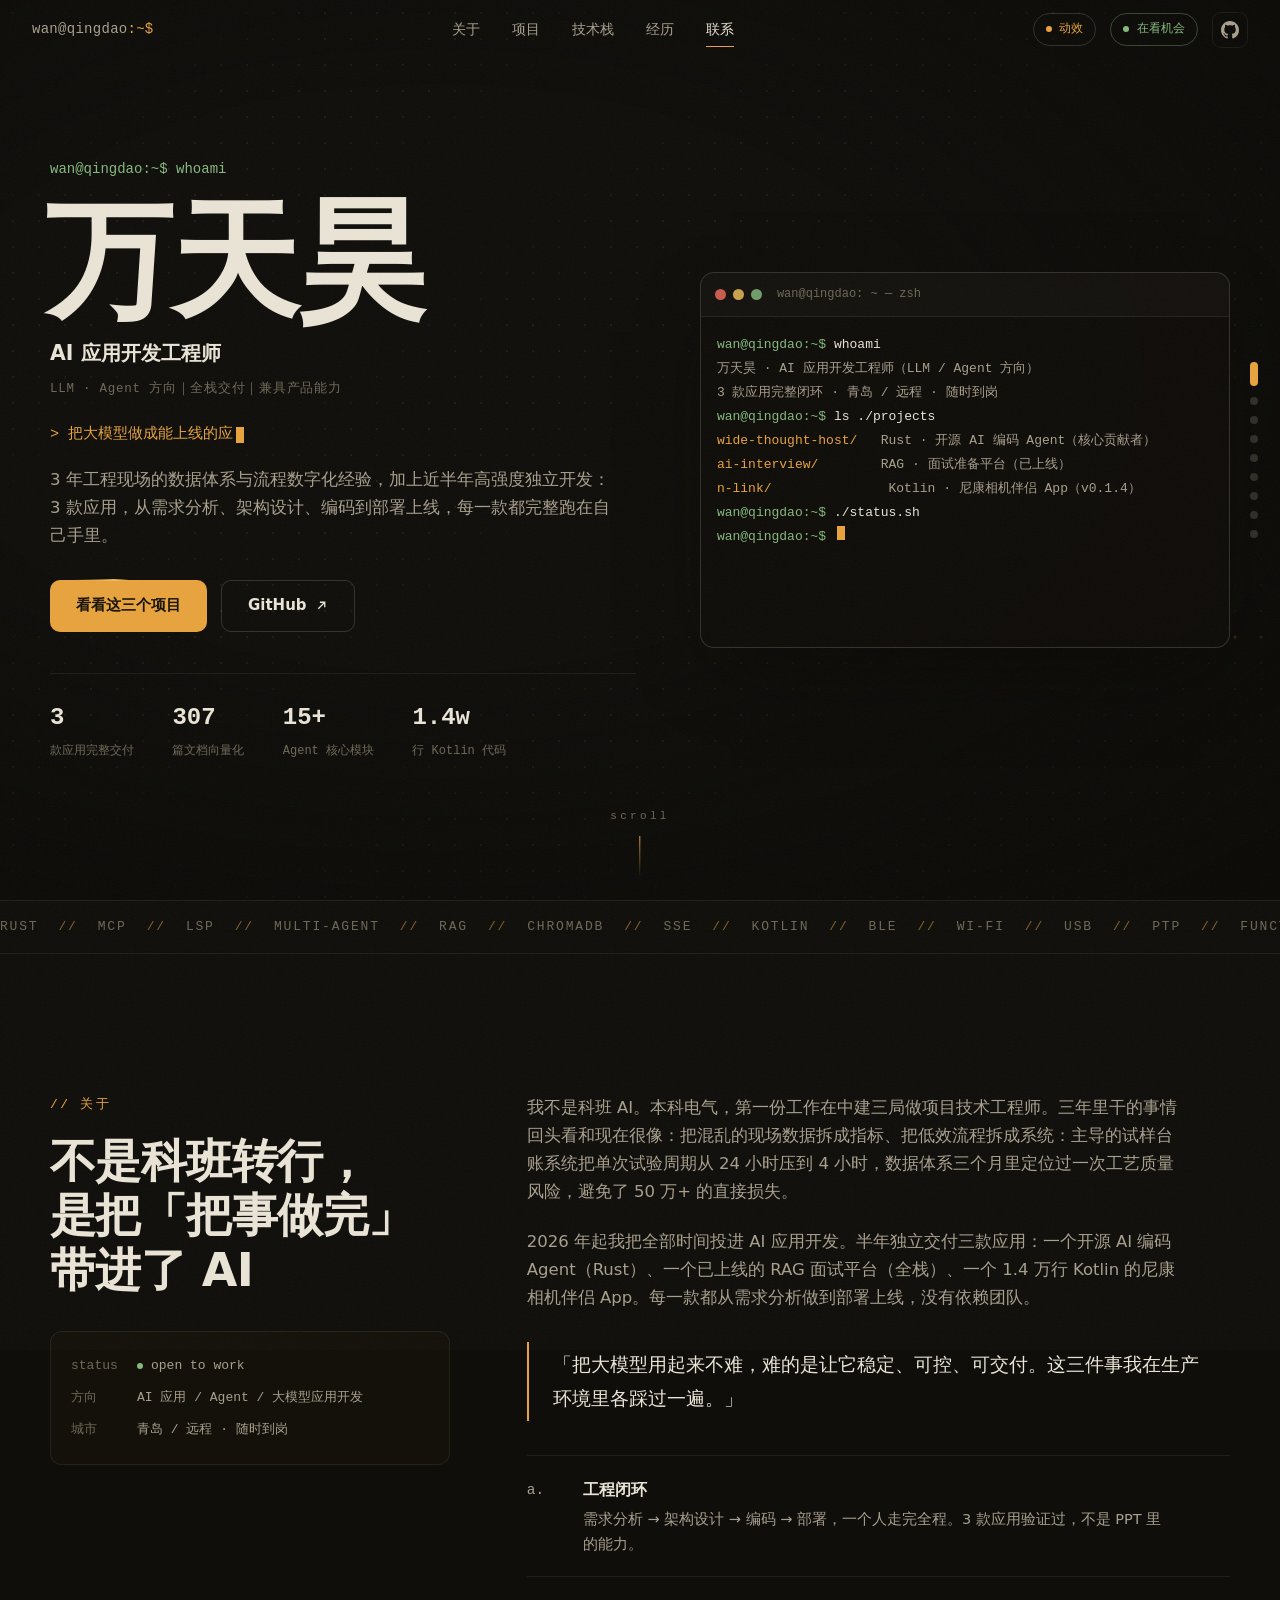
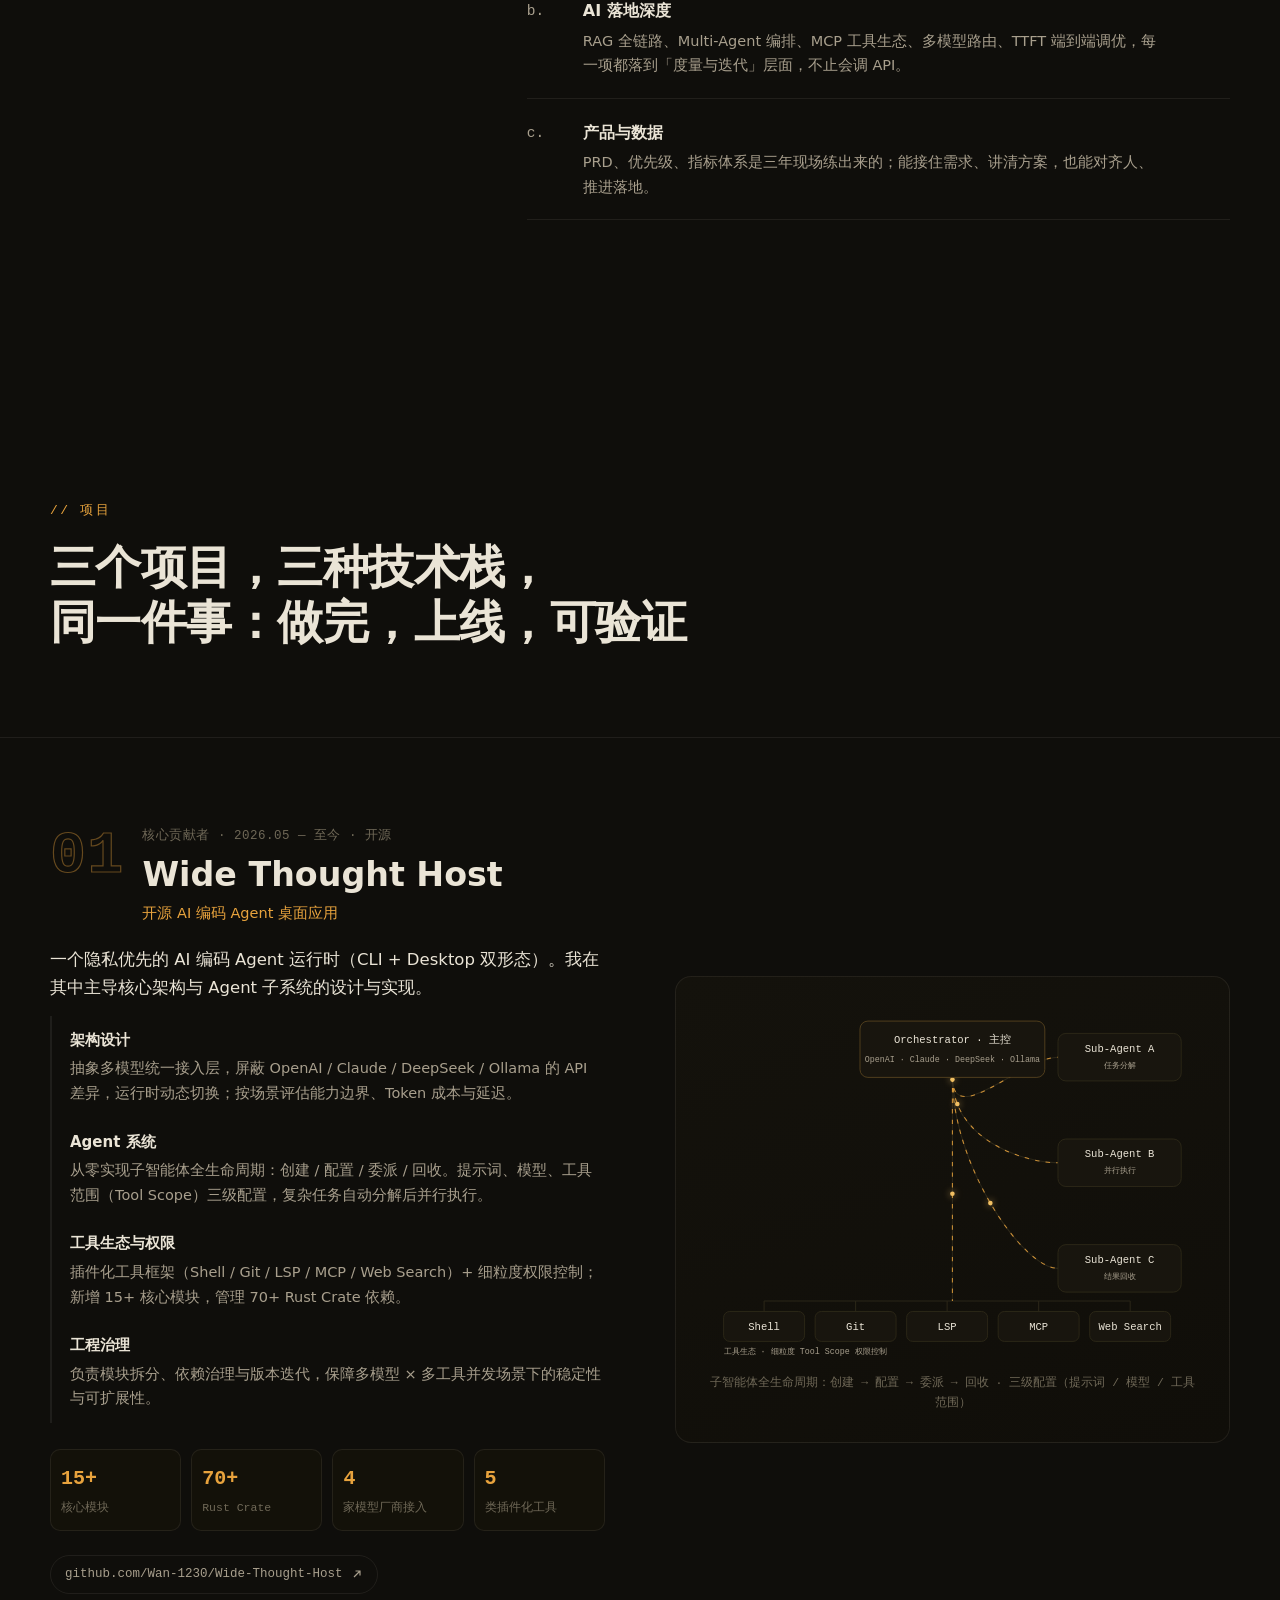
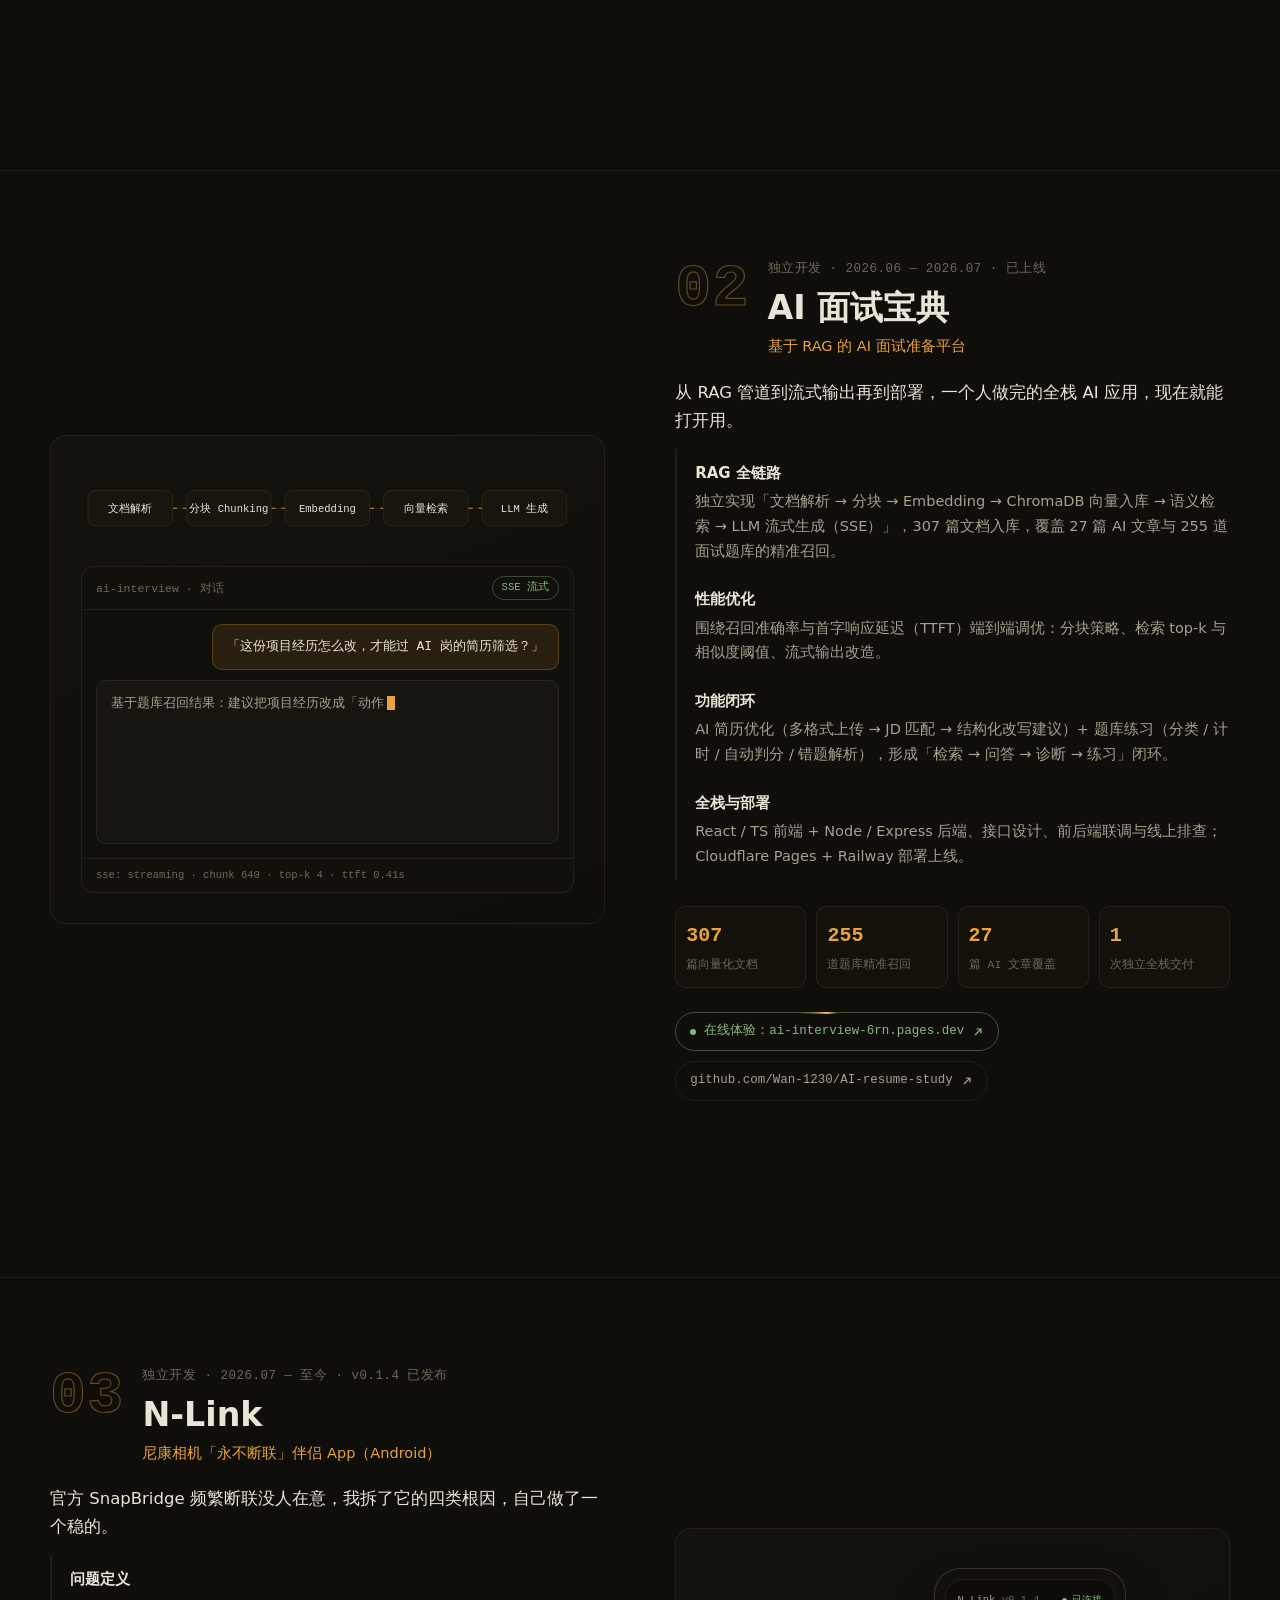
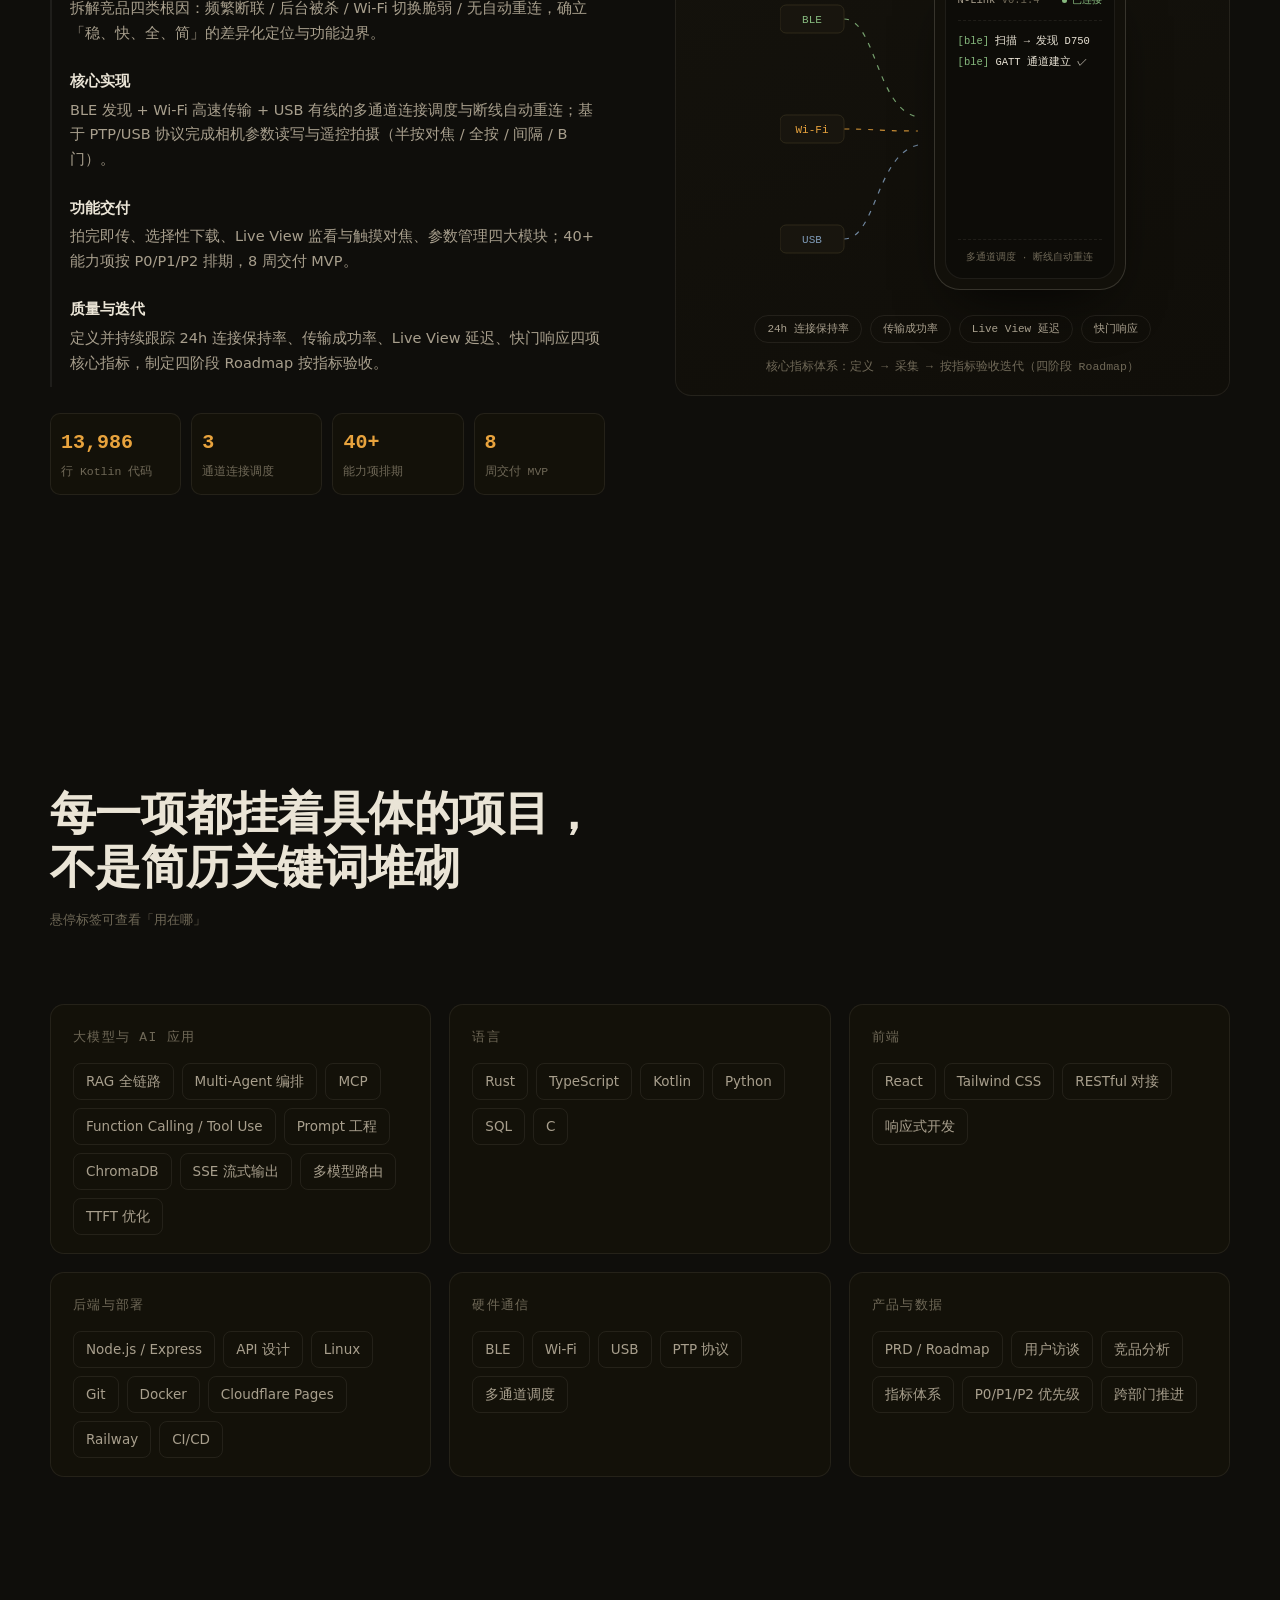
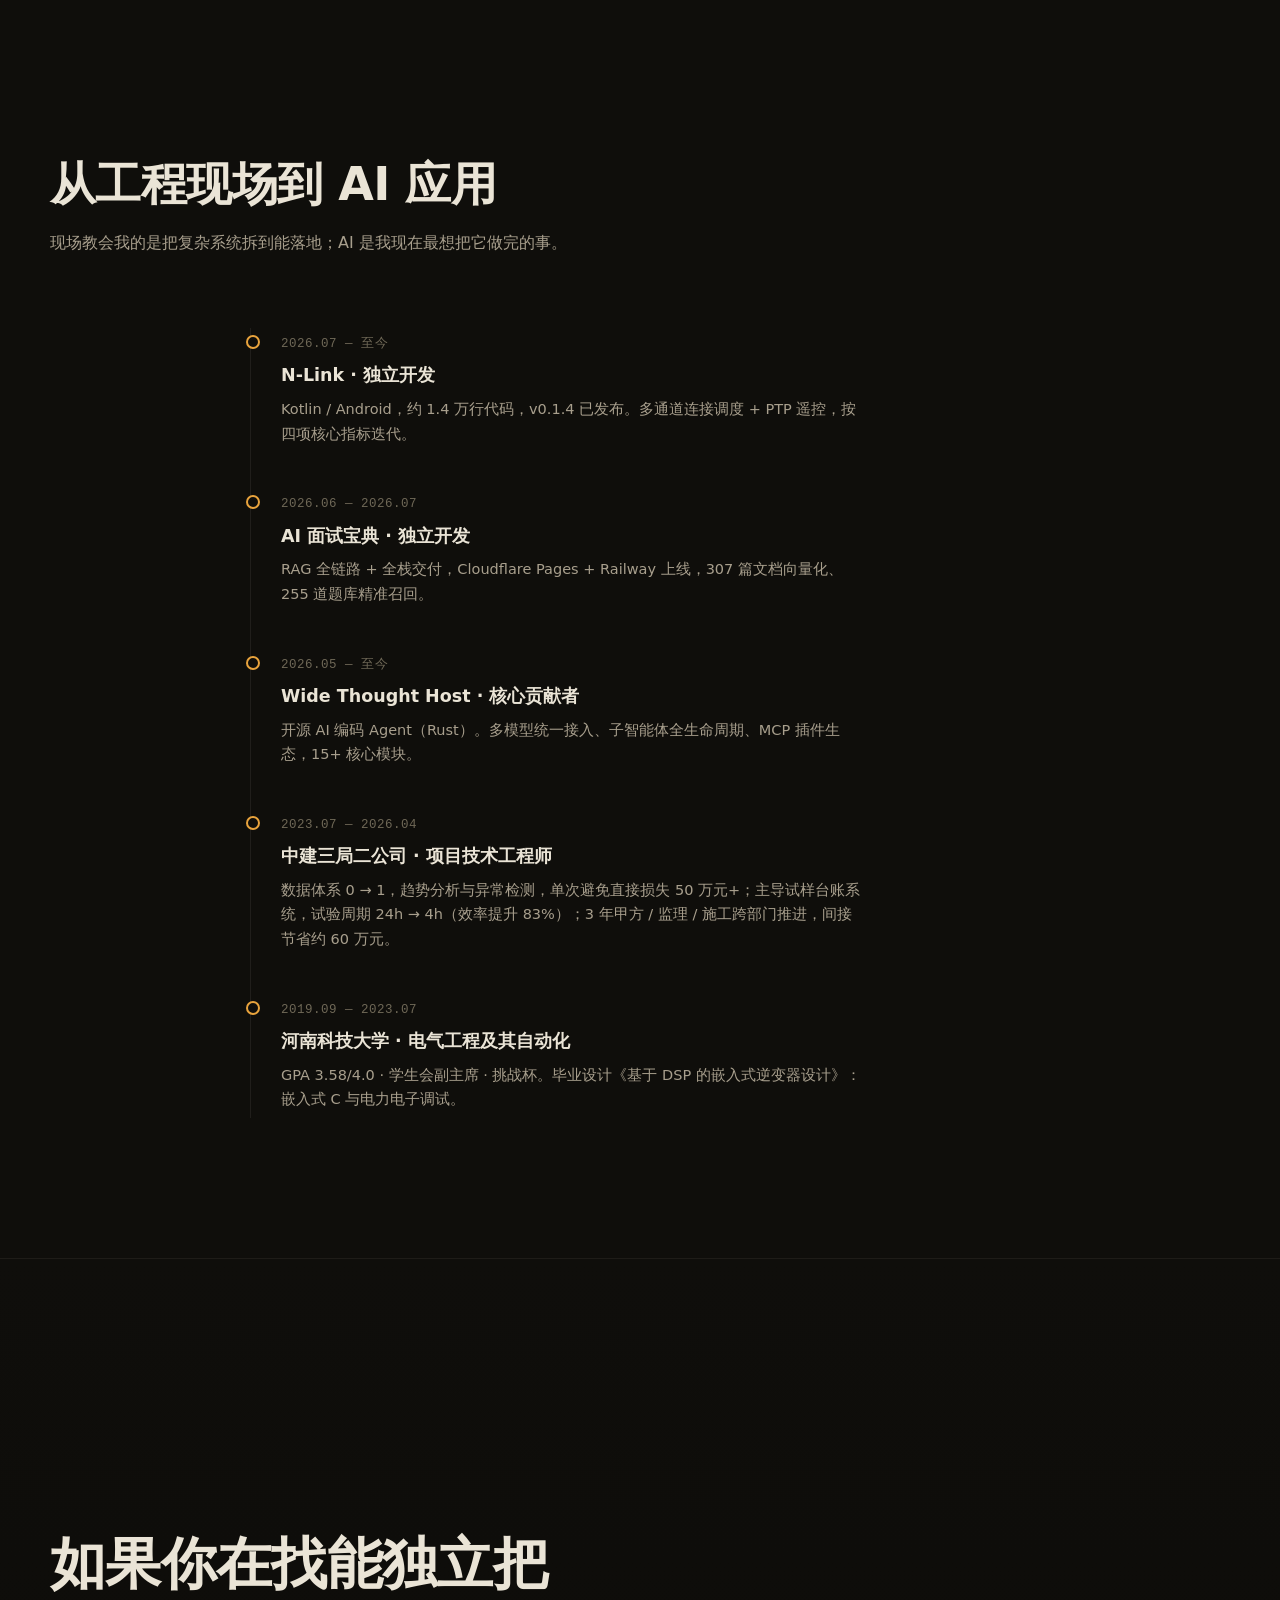
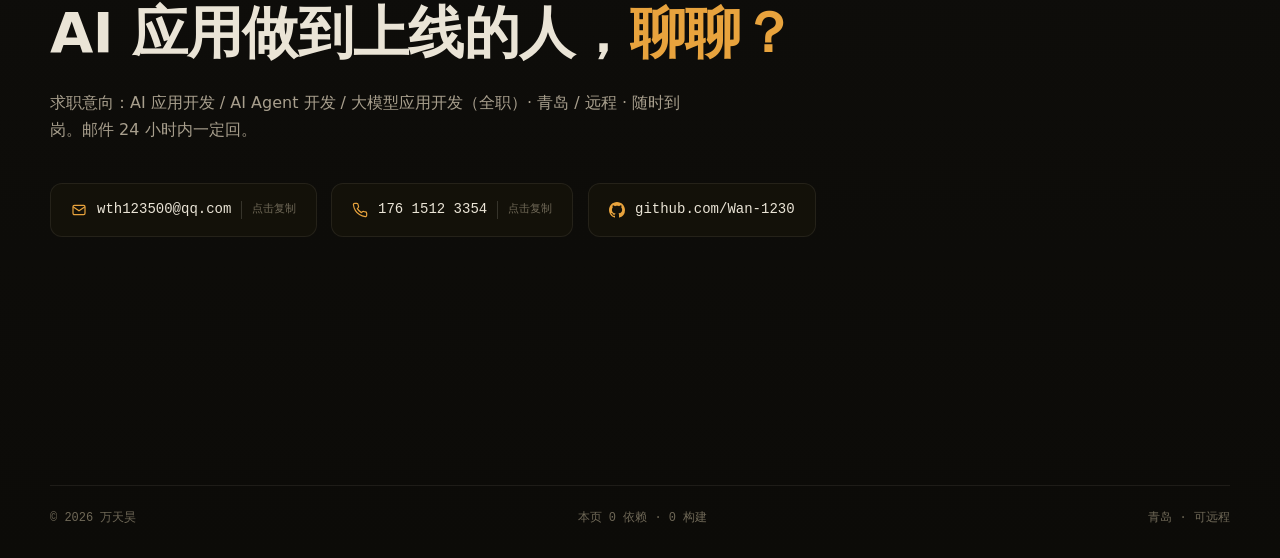
<file: index.html>
<!DOCTYPE html>
<html lang="zh-CN">
<head>
<meta charset="UTF-8">
<meta name="viewport" content="width=device-width, initial-scale=1">
<title>万天昊 · AI 应用开发工程师 · LLM / Agent 方向</title>
<meta name="description" content="万天昊，AI 应用开发工程师。3 款应用从需求到部署的完整闭环：开源 AI 编码 Agent（Rust）、RAG 面试平台（全栈上线）、尼康相机伴侣 App（Kotlin 1.4 万行）。">
<meta property="og:type" content="website">
<meta property="og:title" content="万天昊 · AI 应用开发工程师">
<meta property="og:description" content="3 款应用从需求到部署的完整闭环：开源 AI 编码 Agent（Rust）、RAG 面试平台（已上线）、尼康相机伴侣 App（Kotlin）。">
<meta name="theme-color" content="#0f0e0b">
<link rel="icon" type="image/svg+xml" href="assets/favicon.svg">
<link rel="stylesheet" href="assets/style.css">
</head>
<body>

<a class="skip-link" href="#top">跳到主要内容</a>
<div class="progress" id="progress"></div>
<nav class="fp-dots" id="fpDots" aria-label="分页导航"></nav>
<div class="cursor-dot" id="cursorDot" aria-hidden="true"></div>
<div class="cursor-ring" id="cursorRing" aria-hidden="true"></div>

<header class="nav" id="nav">
  <a class="nav-logo mono" href="#top">wan@qingdao<span>:~$</span></a>
  <nav class="nav-links" id="navLinks" aria-label="页面导航">
    <a href="#about" class="nav-link">关于</a>
    <a href="#projects" class="nav-link">项目</a>
    <a href="#stack" class="nav-link">技术栈</a>
    <a href="#journey" class="nav-link">经历</a>
    <a href="#contact" class="nav-link">联系</a>
  </nav>
  <div class="nav-right">
    <button class="fx-toggle" id="fxToggle" type="button" aria-pressed="true">动效</button>
    <a class="status-pill mono" href="#contact"><i class="dot"></i>在看机会</a>
    <a class="btn-icon" href="https://github.com/Wan-1230" target="_blank" rel="noopener" aria-label="GitHub 主页">
      <svg viewBox="0 0 16 16" width="18" height="18" fill="currentColor" aria-hidden="true"><path d="M8 0C3.58 0 0 3.58 0 8c0 3.54 2.29 6.53 5.47 7.59.4.07.55-.17.55-.38 0-.19-.01-.82-.01-1.49-2.01.37-2.53-.49-2.69-.94-.09-.23-.48-.94-.82-1.13-.28-.15-.68-.52-.01-.53.63-.01 1.08.58 1.23.82.72 1.21 1.87.87 2.33.66.07-.52.28-.87.51-1.07-1.78-.2-3.64-.89-3.64-3.95 0-.87.31-1.59.82-2.15-.08-.2-.36-1.02.08-2.12 0 0 .67-.21 2.2.82.64-.18 1.32-.27 2-.27s1.36.09 2 .27c1.53-1.04 2.2-.82 2.2-.82.44 1.1.16 1.92.08 2.12.51.56.82 1.27.82 2.15 0 3.07-1.87 3.75-3.65 3.95.29.25.54.73.54 1.48 0 1.07-.01 1.93-.01 2.2 0 .21.15.46.55.38A8.01 8.01 0 0 0 16 8c0-4.42-3.58-8-8-8Z"/></svg>
    </a>
    <button class="nav-toggle" id="navToggle" aria-label="打开菜单" aria-expanded="false"><span></span><span></span></button>
  </div>
</header>

<main id="top">

<!-- ============ HERO ============ -->
<section class="hero" id="hero">
  <canvas id="dotGrid" aria-hidden="true"></canvas>
  <div class="hero-inner container">
    <div class="hero-copy">
      <p class="hero-cmd mono">wan@qingdao:~$ whoami</p>
      <h1 class="hero-name">万天昊</h1>
      <h2 class="hero-role">AI 应用开发工程师<span class="hero-role-sub">LLM · Agent 方向｜全栈交付｜兼具产品能力</span></h2>
      <p class="hero-line mono">&gt; <span id="rotor"></span><span class="caret"></span></p>
      <p class="hero-desc">3 年工程现场的数据体系与流程数字化经验，加上近半年高强度独立开发：3 款应用，从需求分析、架构设计、编码到部署上线，每一款都完整跑在自己手里。</p>
      <div class="hero-cta">
        <a class="btn btn-primary star-ring mag" href="#projects">看看这三个项目</a>
        <a class="btn btn-ghost mag" href="https://github.com/Wan-1230" target="_blank" rel="noopener">GitHub<svg viewBox="0 0 16 16" width="13" height="13" fill="none" stroke="currentColor" stroke-width="1.6" aria-hidden="true"><path d="M4 12 12 4M6 4h6v6"/></svg></a>
      </div>
      <ul class="hero-stats mono">
        <li><b data-count="3">0</b><span>款应用完整交付</span></li>
        <li><b data-count="307">0</b><span>篇文档向量化</span></li>
        <li><b data-count="15" data-suffix="+">0</b><span>Agent 核心模块</span></li>
        <li><b data-count="1.4" data-decimals="1" data-suffix="w">0</b><span>行 Kotlin 代码</span></li>
      </ul>
    </div>

    <div class="term" id="term" aria-label="交互终端，输入 help 查看可用命令">
      <div class="term-bar">
        <span class="tl tl-r"></span><span class="tl tl-y"></span><span class="tl tl-g"></span>
        <span class="term-title mono">wan@qingdao: ~ — zsh</span>
      </div>
      <div class="term-body" id="termBody">
        <div id="termOut" class="mono"></div>
        <noscript><div class="t-line t-dim mono">（交互终端需要 JavaScript，静态内容请直接往下看）</div></noscript>
        <div class="term-inline mono">
          <span class="t-prompt">wan@qingdao:~$&nbsp;</span><span id="termEcho"></span><span class="caret" id="termCaret"></span>
          <input id="termInput" autocomplete="off" autocapitalize="off" spellcheck="false" aria-label="终端输入">
        </div>
      </div>
    </div>
  </div>
  <a class="scroll-hint mono" href="#about" aria-label="向下滚动">scroll<span class="scroll-line"></span></a>
</section>

<!-- ============ MARQUEE ============ -->
<div class="marquee" aria-hidden="true">
  <div class="marquee-track mono">
    <span>RUST<i>//</i>MCP<i>//</i>LSP<i>//</i>MULTI-AGENT<i>//</i>RAG<i>//</i>CHROMADB<i>//</i>SSE<i>//</i>KOTLIN<i>//</i>BLE<i>//</i>WI-FI<i>//</i>USB<i>//</i>PTP<i>//</i>FUNCTION CALLING<i>//</i>PROMPT ENGINEERING<i>//</i>NODE.JS<i>//</i>REACT<i>//</i>DOCKER<i>//</i>CLOUDFLARE<i>//</i></span><span>RUST<i>//</i>MCP<i>//</i>LSP<i>//</i>MULTI-AGENT<i>//</i>RAG<i>//</i>CHROMADB<i>//</i>SSE<i>//</i>KOTLIN<i>//</i>BLE<i>//</i>WI-FI<i>//</i>USB<i>//</i>PTP<i>//</i>FUNCTION CALLING<i>//</i>PROMPT ENGINEERING<i>//</i>NODE.JS<i>//</i>REACT<i>//</i>DOCKER<i>//</i>CLOUDFLARE<i>//</i></span>
  </div>
</div>

<!-- ============ ABOUT ============ -->
<section class="section" id="about">
  <div class="container">
    <div class="about-grid">
      <div class="about-side" data-reveal>
        <p class="sec-eyebrow mono" data-scramble>// 关于</p>
        <h2 class="sec-title">不是科班转行，<br>是把「把事做完」<br>带进了 AI</h2>
        <div class="about-status mono">
          <p><span class="k">status</span><span class="v"><i class="dot"></i>open to work</span></p>
          <p><span class="k">方向</span><span class="v">AI 应用 / Agent / 大模型应用开发</span></p>
          <p><span class="k">城市</span><span class="v">青岛 / 远程 · 随时到岗</span></p>
        </div>
      </div>
      <div class="about-main">
        <p data-reveal>我不是科班 AI。本科电气，第一份工作在中建三局做项目技术工程师。三年里干的事情回头看和现在很像：把混乱的现场数据拆成指标、把低效流程拆成系统：主导的试样台账系统把单次试验周期从 24 小时压到 4 小时，数据体系三个月里定位过一次工艺质量风险，避免了 50 万+ 的直接损失。</p>
        <p data-reveal style="--d:.08s">2026 年起我把全部时间投进 AI 应用开发。半年独立交付三款应用：一个开源 AI 编码 Agent（Rust）、一个已上线的 RAG 面试平台（全栈）、一个 1.4 万行 Kotlin 的尼康相机伴侣 App。每一款都从需求分析做到部署上线，没有依赖团队。</p>
        <blockquote data-reveal style="--d:.12s">「把大模型用起来不难，难的是让它稳定、可控、可交付。这三件事我在生产环境里各踩过一遍。」</blockquote>
        <ul class="about-vals">
          <li data-reveal style="--d:.05s"><span class="mono v-no">a.</span><div><b>工程闭环</b><span>需求分析 → 架构设计 → 编码 → 部署，一个人走完全程。3 款应用验证过，不是 PPT 里的能力。</span></div></li>
          <li data-reveal style="--d:.1s"><span class="mono v-no">b.</span><div><b>AI 落地深度</b><span>RAG 全链路、Multi-Agent 编排、MCP 工具生态、多模型路由、TTFT 端到端调优，每一项都落到「度量与迭代」层面，不止会调 API。</span></div></li>
          <li data-reveal style="--d:.15s"><span class="mono v-no">c.</span><div><b>产品与数据</b><span>PRD、优先级、指标体系是三年现场练出来的；能接住需求、讲清方案，也能对齐人、推进落地。</span></div></li>
        </ul>
      </div>
    </div>
  </div>
</section>

<!-- ============ PROJECTS ============ -->
<section class="section" id="projects">
  <div class="container">
    <header class="sec-head" data-reveal>
      <p class="sec-eyebrow mono" data-scramble>// 项目</p>
      <h2 class="sec-title">三个项目，三种技术栈，<br>同一件事：做完，上线，可验证</h2>
    </header>
  </div>

  <!-- P01 Wide Thought Host -->
  <article class="project" id="p-wth">
    <div class="container proj-grid">
      <div class="proj-text">
        <div class="proj-head" data-reveal>
          <span class="proj-index mono">01</span>
          <div>
            <p class="proj-meta mono">核心贡献者 · 2026.05 — 至今 · 开源</p>
            <h3>Wide Thought Host</h3>
            <p class="proj-tag">开源 AI 编码 Agent 桌面应用</p>
          </div>
        </div>
        <p class="proj-sum" data-reveal>一个隐私优先的 AI 编码 Agent 运行时（CLI + Desktop 双形态）。我在其中主导核心架构与 Agent 子系统的设计与实现。</p>
        <ul class="proj-points">
          <li data-reveal><b>架构设计</b><span>抽象多模型统一接入层，屏蔽 OpenAI / Claude / DeepSeek / Ollama 的 API 差异，运行时动态切换；按场景评估能力边界、Token 成本与延迟。</span></li>
          <li data-reveal style="--d:.06s"><b>Agent 系统</b><span>从零实现子智能体全生命周期：创建 / 配置 / 委派 / 回收。提示词、模型、工具范围（Tool Scope）三级配置，复杂任务自动分解后并行执行。</span></li>
          <li data-reveal style="--d:.12s"><b>工具生态与权限</b><span>插件化工具框架（Shell / Git / LSP / MCP / Web Search）+ 细粒度权限控制；新增 15+ 核心模块，管理 70+ Rust Crate 依赖。</span></li>
          <li data-reveal style="--d:.18s"><b>工程治理</b><span>负责模块拆分、依赖治理与版本迭代，保障多模型 × 多工具并发场景下的稳定性与可扩展性。</span></li>
        </ul>
        <div class="proj-stats mono" data-reveal>
          <div><b data-count="15" data-suffix="+">0</b><span>核心模块</span></div>
          <div><b data-count="70" data-suffix="+">0</b><span>Rust Crate</span></div>
          <div><b data-count="4">0</b><span>家模型厂商接入</span></div>
          <div><b data-count="5">0</b><span>类插件化工具</span></div>
        </div>
        <div class="proj-links" data-reveal>
          <a class="chip-link mono" href="https://github.com/Wan-1230/Wide-Thought-Host" target="_blank" rel="noopener">github.com/Wan-1230/Wide-Thought-Host<svg viewBox="0 0 16 16" width="12" height="12" fill="none" stroke="currentColor" stroke-width="1.6" aria-hidden="true"><path d="M4 12 12 4M6 4h6v6"/></svg></a>
        </div>
      </div>
      <div class="proj-visual" data-reveal style="--d:.1s">
        <div class="visual-card">
          <svg class="wth-svg" viewBox="0 0 560 400" role="img" aria-label="Agent 编排架构图：主控节点通过统一接入层调度三个子智能体，底部为插件化工具生态">
            <!-- wires -->
            <g class="wire">
              <path d="M280,80 C280,140 360,57 400,57"/>
              <path d="M280,80 C280,150 360,177 400,177"/>
              <path d="M280,80 C280,180 360,297 400,297"/>
              <path d="M280,80 L280,334"/>
              <path d="M66,334 L482,334"/>
              <path d="M66,334 L66,346"/><path d="M170,334 L170,346"/><path d="M274,334 L274,346"/><path d="M378,334 L378,346"/><path d="M482,334 L482,346"/>
            </g>
            <!-- flowing dashes -->
            <g class="flow">
              <path d="M280,80 C280,140 360,57 400,57"/>
              <path d="M280,80 C280,150 360,177 400,177"/>
              <path d="M280,80 C280,180 360,297 400,297"/>
              <path d="M280,80 L280,334"/>
            </g>
            <!-- moving packets -->
            <g class="m-dot">
              <circle r="2.6"><animateMotion dur="3s" begin="0s" repeatCount="indefinite" path="M280,80 C280,140 360,57 400,57"/></circle>
              <circle r="2.6"><animateMotion dur="3.6s" begin="-1.2s" repeatCount="indefinite" path="M280,80 C280,150 360,177 400,177"/></circle>
              <circle r="2.6"><animateMotion dur="3.2s" begin="-2s" repeatCount="indefinite" path="M280,80 C280,180 360,297 400,297"/></circle>
              <circle r="2.6"><animateMotion dur="2.4s" begin="-.6s" repeatCount="indefinite" path="M280,80 L280,334"/></circle>
            </g>
            <!-- orchestrator -->
            <g class="nd nd-main">
              <rect x="175" y="16" width="210" height="64" rx="9"/>
              <text x="280" y="41" class="nt">Orchestrator · 主控</text>
              <text x="280" y="62" class="ndim">OpenAI · Claude · DeepSeek · Ollama</text>
            </g>
            <!-- sub agents -->
            <g class="nd"><rect x="400" y="30" width="140" height="54" rx="9"/><text x="470" y="51" class="nt">Sub-Agent A</text><text x="470" y="69" class="ndim">任务分解</text></g>
            <g class="nd"><rect x="400" y="150" width="140" height="54" rx="9"/><text x="470" y="171" class="nt">Sub-Agent B</text><text x="470" y="189" class="ndim">并行执行</text></g>
            <g class="nd"><rect x="400" y="270" width="140" height="54" rx="9"/><text x="470" y="291" class="nt">Sub-Agent C</text><text x="470" y="309" class="ndim">结果回收</text></g>
            <!-- tools -->
            <g class="nd"><rect x="20" y="346" width="92" height="34" rx="7"/><text x="66" y="367" class="nt">Shell</text></g>
            <g class="nd"><rect x="124" y="346" width="92" height="34" rx="7"/><text x="170" y="367" class="nt">Git</text></g>
            <g class="nd"><rect x="228" y="346" width="92" height="34" rx="7"/><text x="274" y="367" class="nt">LSP</text></g>
            <g class="nd"><rect x="332" y="346" width="92" height="34" rx="7"/><text x="378" y="367" class="nt">MCP</text></g>
            <g class="nd"><rect x="436" y="346" width="92" height="34" rx="7"/><text x="482" y="367" class="nt">Web Search</text></g>
            <text x="20" y="394" class="ndim tlabel">工具生态 · 细粒度 Tool Scope 权限控制</text>
          </svg>
          <p class="visual-cap mono">子智能体全生命周期：创建 → 配置 → 委派 → 回收 · 三级配置（提示词 / 模型 / 工具范围）</p>
        </div>
      </div>
    </div>
  </article>

  <!-- P02 AI 面试宝典 -->
  <article class="project project--flip" id="p-rag">
    <div class="container proj-grid">
      <div class="proj-text">
        <div class="proj-head" data-reveal>
          <span class="proj-index mono">02</span>
          <div>
            <p class="proj-meta mono">独立开发 · 2026.06 — 2026.07 · 已上线</p>
            <h3>AI 面试宝典</h3>
            <p class="proj-tag">基于 RAG 的 AI 面试准备平台</p>
          </div>
        </div>
        <p class="proj-sum" data-reveal>从 RAG 管道到流式输出再到部署，一个人做完的全栈 AI 应用，现在就能打开用。</p>
        <ul class="proj-points">
          <li data-reveal><b>RAG 全链路</b><span>独立实现「文档解析 → 分块 → Embedding → ChromaDB 向量入库 → 语义检索 → LLM 流式生成（SSE）」，307 篇文档入库，覆盖 27 篇 AI 文章与 255 道面试题库的精准召回。</span></li>
          <li data-reveal style="--d:.06s"><b>性能优化</b><span>围绕召回准确率与首字响应延迟（TTFT）端到端调优：分块策略、检索 top-k 与相似度阈值、流式输出改造。</span></li>
          <li data-reveal style="--d:.12s"><b>功能闭环</b><span>AI 简历优化（多格式上传 → JD 匹配 → 结构化改写建议）+ 题库练习（分类 / 计时 / 自动判分 / 错题解析），形成「检索 → 问答 → 诊断 → 练习」闭环。</span></li>
          <li data-reveal style="--d:.18s"><b>全栈与部署</b><span>React / TS 前端 + Node / Express 后端、接口设计、前后端联调与线上排查；Cloudflare Pages + Railway 部署上线。</span></li>
        </ul>
        <div class="proj-stats mono" data-reveal>
          <div><b data-count="307">0</b><span>篇向量化文档</span></div>
          <div><b data-count="255">0</b><span>道题库精准召回</span></div>
          <div><b data-count="27">0</b><span>篇 AI 文章覆盖</span></div>
          <div><b data-count="1">0</b><span>次独立全栈交付</span></div>
        </div>
        <div class="proj-links" data-reveal>
          <a class="chip-link chip-link--live star-ring mono" href="https://ai-interview-6rn.pages.dev" target="_blank" rel="noopener"><i class="dot"></i>在线体验：ai-interview-6rn.pages.dev<svg viewBox="0 0 16 16" width="12" height="12" fill="none" stroke="currentColor" stroke-width="1.6" aria-hidden="true"><path d="M4 12 12 4M6 4h6v6"/></svg></a>
          <a class="chip-link mono" href="https://github.com/Wan-1230/AI-resume-study" target="_blank" rel="noopener">github.com/Wan-1230/AI-resume-study<svg viewBox="0 0 16 16" width="12" height="12" fill="none" stroke="currentColor" stroke-width="1.6" aria-hidden="true"><path d="M4 12 12 4M6 4h6v6"/></svg></a>
        </div>
      </div>
      <div class="proj-visual" data-reveal style="--d:.1s">
        <div class="visual-card">
          <svg class="rag-svg" viewBox="0 0 560 96" role="img" aria-label="RAG 管道：文档解析、分块、Embedding、向量检索、LLM 生成">
            <g class="wire">
              <path d="M104,48 L120,48"/><path d="M216,48 L232,48"/><path d="M328,48 L344,48"/><path d="M440,48 L456,48"/>
            </g>
            <g class="flow">
              <path d="M104,48 L120,48"/><path d="M216,48 L232,48"/><path d="M328,48 L344,48"/><path d="M440,48 L456,48"/>
            </g>
            <g class="m-dot"><circle r="3"><animateMotion dur="4.5s" begin="0s" repeatCount="indefinite" path="M56,48 L504,48"/></circle></g>
            <g class="nd"><rect x="8" y="28" width="96" height="40" rx="8"/><text x="56" y="52" class="nt">文档解析</text></g>
            <g class="nd"><rect x="120" y="28" width="96" height="40" rx="8"/><text x="168" y="52" class="nt">分块 Chunking</text></g>
            <g class="nd"><rect x="232" y="28" width="96" height="40" rx="8"/><text x="280" y="52" class="nt">Embedding</text></g>
            <g class="nd"><rect x="344" y="28" width="96" height="40" rx="8"/><text x="392" y="52" class="nt">向量检索</text></g>
            <g class="nd"><rect x="456" y="28" width="96" height="40" rx="8"/><text x="504" y="52" class="nt">LLM 生成</text></g>
          </svg>
          <div class="chat">
            <div class="chat-bar mono"><span>ai-interview · 对话</span><span class="chat-badge">SSE 流式</span></div>
            <div class="chat-body">
              <div class="msg msg-user mono">「这份项目经历怎么改，才能过 AI 岗的简历筛选？」</div>
              <div class="msg msg-ai"><span id="chatText"></span><span class="caret" id="chatCaret"></span></div>
            </div>
            <div class="chat-status mono" id="chatStatus">sse: streaming · chunk 512 · top-k 5 · ttft 0.42s</div>
          </div>
        </div>
      </div>
    </div>
  </article>

  <!-- P03 N-Link -->
  <article class="project" id="p-nlink">
    <div class="container proj-grid">
      <div class="proj-text">
        <div class="proj-head" data-reveal>
          <span class="proj-index mono">03</span>
          <div>
            <p class="proj-meta mono">独立开发 · 2026.07 — 至今 · v0.1.4 已发布</p>
            <h3>N-Link</h3>
            <p class="proj-tag">尼康相机「永不断联」伴侣 App（Android）</p>
          </div>
        </div>
        <p class="proj-sum" data-reveal>官方 SnapBridge 频繁断联没人在意，我拆了它的四类根因，自己做了一个稳的。</p>
        <ul class="proj-points">
          <li data-reveal><b>问题定义</b><span>拆解竞品四类根因：频繁断联 / 后台被杀 / Wi-Fi 切换脆弱 / 无自动重连，确立「稳、快、全、简」的差异化定位与功能边界。</span></li>
          <li data-reveal style="--d:.06s"><b>核心实现</b><span>BLE 发现 + Wi-Fi 高速传输 + USB 有线的多通道连接调度与断线自动重连；基于 PTP/USB 协议完成相机参数读写与遥控拍摄（半按对焦 / 全按 / 间隔 / B 门）。</span></li>
          <li data-reveal style="--d:.12s"><b>功能交付</b><span>拍完即传、选择性下载、Live View 监看与触摸对焦、参数管理四大模块；40+ 能力项按 P0/P1/P2 排期，8 周交付 MVP。</span></li>
          <li data-reveal style="--d:.18s"><b>质量与迭代</b><span>定义并持续跟踪 24h 连接保持率、传输成功率、Live View 延迟、快门响应四项核心指标，制定四阶段 Roadmap 按指标验收。</span></li>
        </ul>
        <div class="proj-stats mono" data-reveal>
          <div><b data-count="14000" data-format="comma">0</b><span>行 Kotlin 代码</span></div>
          <div><b data-count="3">0</b><span>通道连接调度</span></div>
          <div><b data-count="40" data-suffix="+">0</b><span>能力项排期</span></div>
          <div><b data-count="8">0</b><span>周交付 MVP</span></div>
        </div>
        <div class="proj-links" data-reveal>
          <a class="chip-link mono" href="https://github.com/Wan-1230/N-link" target="_blank" rel="noopener">github.com/Wan-1230/N-link<svg viewBox="0 0 16 16" width="12" height="12" fill="none" stroke="currentColor" stroke-width="1.6" aria-hidden="true"><path d="M4 12 12 4M6 4h6v6"/></svg></a>
        </div>
      </div>
      <div class="proj-visual" data-reveal style="--d:.1s">
        <div class="visual-card visual-card--nlink">
          <div class="nlink-stage">
            <svg class="nlink-svg" viewBox="0 0 150 340" aria-hidden="true">
              <g class="flow flow-ble"><path d="M64,60 C96,60 96,150 138,158"/></g>
              <g class="flow flow-wifi"><path d="M64,170 C96,170 96,172 138,172"/></g>
              <g class="flow flow-usb"><path d="M64,280 C96,280 96,196 138,186"/></g>
              <g class="nchip"><rect x="0" y="46" width="64" height="28" rx="6"/><text x="32" y="64" class="nt" style="fill:#86b97e">BLE</text></g>
              <g class="nchip"><rect x="0" y="156" width="64" height="28" rx="6"/><text x="32" y="174" class="nt" style="fill:#e8a33d">Wi-Fi</text></g>
              <g class="nchip"><rect x="0" y="266" width="64" height="28" rx="6"/><text x="32" y="284" class="nt" style="fill:#7f9bb8">USB</text></g>
            </svg>
            <div class="phone">
              <div class="phone-screen">
                <div class="phone-top mono"><span>N-Link <em>v0.1.4</em></span><span class="conn"><i class="dot"></i>已连接</span></div>
                <div class="phone-log mono" id="phoneLog"></div>
                <div class="phone-foot mono">多通道调度 · 断线自动重连</div>
              </div>
            </div>
          </div>
          <ul class="nlink-metrics mono">
            <li>24h 连接保持率</li>
            <li>传输成功率</li>
            <li>Live View 延迟</li>
            <li>快门响应</li>
          </ul>
          <p class="visual-cap mono">核心指标体系：定义 → 采集 → 按指标验收迭代（四阶段 Roadmap）</p>
        </div>
      </div>
    </div>
  </article>
</section>

<!-- ============ STACK ============ -->
<section class="section" id="stack">
  <canvas id="stackFx" class="section-fx" aria-hidden="true"></canvas>
  <div class="container">
    <header class="sec-head" data-reveal>
        <h2 class="sec-title">每一项都挂着具体的项目，<br>不是简历关键词堆砌</h2>
      <p class="sec-hint mono">悬停标签可查看「用在哪」</p>
    </header>
    <div class="stack-grid">
      <div class="stack-cat" data-reveal>
        <h3 class="mono">大模型与 AI 应用</h3>
        <ul>
          <li class="tag" tabindex="0" data-note="AI 面试宝典 · 307 篇文档生产实践">RAG 全链路</li>
          <li class="tag" tabindex="0" data-note="Wide Thought Host · 子智能体全生命周期">Multi-Agent 编排</li>
          <li class="tag" tabindex="0" data-note="WTH · 插件化工具接入">MCP</li>
          <li class="tag" tabindex="0" data-note="WTH · 工具调用与权限边界">Function Calling / Tool Use</li>
          <li class="tag" tabindex="0" data-note="System Prompt 设计 · 结构化输出 · 迭代评估">Prompt 工程</li>
          <li class="tag" tabindex="0" data-note="面试宝典 · 生产环境使用">ChromaDB</li>
          <li class="tag" tabindex="0" data-note="面试宝典 · 流式生成改造">SSE 流式输出</li>
          <li class="tag" tabindex="0" data-note="WTH · 统一接入层动态路由">多模型路由</li>
          <li class="tag" tabindex="0" data-note="面试宝典 · 首字延迟端到端调优">TTFT 优化</li>
        </ul>
      </div>
      <div class="stack-cat" data-reveal style="--d:.06s">
        <h3 class="mono">语言</h3>
        <ul>
          <li class="tag" tabindex="0" data-note="WTH · 70+ Crate 依赖治理">Rust</li>
          <li class="tag" tabindex="0" data-note="面试宝典 · 前后端全栈">TypeScript</li>
          <li class="tag" tabindex="0" data-note="N-Link · 1.4 万行 Android">Kotlin</li>
          <li class="tag" tabindex="0" data-note="脚本 · 数据处理">Python</li>
          <li class="tag" tabindex="0" data-note="3 年现场数据体系">SQL</li>
          <li class="tag" tabindex="0" data-note="毕设 · DSP 嵌入式逆变器">C</li>
        </ul>
      </div>
      <div class="stack-cat" data-reveal style="--d:.12s">
        <h3 class="mono">前端</h3>
        <ul>
          <li class="tag" tabindex="0" data-note="面试宝典">React</li>
          <li class="tag" tabindex="0" data-note="面试宝典 · 组件化">Tailwind CSS</li>
          <li class="tag" tabindex="0" data-note="面试宝典 · 接口联调">RESTful 对接</li>
          <li class="tag" tabindex="0" data-note="本页 · 手写 CSS，无框架">响应式开发</li>
        </ul>
      </div>
      <div class="stack-cat" data-reveal style="--d:.06s">
        <h3 class="mono">后端与部署</h3>
        <ul>
          <li class="tag" tabindex="0" data-note="面试宝典 · Express 服务">Node.js / Express</li>
          <li class="tag" tabindex="0" data-note="面试宝典 · 接口设计">API 设计</li>
          <li class="tag" tabindex="0" data-note="日常开发环境">Linux</li>
          <li class="tag" tabindex="0" data-note="3 年工程实践">Git</li>
          <li class="tag" tabindex="0" data-note="容器化部署">Docker</li>
          <li class="tag" tabindex="0" data-note="面试宝典 · 前端托管">Cloudflare Pages</li>
          <li class="tag" tabindex="0" data-note="面试宝典 · 后端托管">Railway</li>
          <li class="tag" tabindex="0" data-note="自动化构建发布">CI/CD</li>
        </ul>
      </div>
      <div class="stack-cat" data-reveal style="--d:.12s">
        <h3 class="mono">硬件通信</h3>
        <ul>
          <li class="tag" tabindex="0" data-note="N-Link · 设备发现">BLE</li>
          <li class="tag" tabindex="0" data-note="N-Link · 高速传输通道">Wi-Fi</li>
          <li class="tag" tabindex="0" data-note="N-Link · 有线连接">USB</li>
          <li class="tag" tabindex="0" data-note="N-Link · 相机参数与遥控">PTP 协议</li>
          <li class="tag" tabindex="0" data-note="N-Link · 三通道调度与重连">多通道调度</li>
        </ul>
      </div>
      <div class="stack-cat" data-reveal style="--d:.18s">
        <h3 class="mono">产品与数据</h3>
        <ul>
          <li class="tag" tabindex="0" data-note="三款应用均为独立立项">PRD / Roadmap</li>
          <li class="tag" tabindex="0" data-note="现场与管理层访谈">用户访谈</li>
          <li class="tag" tabindex="0" data-note="N-Link · SnapBridge 根因拆解">竞品分析</li>
          <li class="tag" tabindex="0" data-note="N-Link · 四项核心指标">指标体系</li>
          <li class="tag" tabindex="0" data-note="40+ 能力项排期">P0/P1/P2 优先级</li>
          <li class="tag" tabindex="0" data-note="3 年甲方 / 监理 / 施工协调">跨部门推进</li>
        </ul>
      </div>
    </div>
  </div>
</section>

<!-- ============ JOURNEY ============ -->
<section class="section" id="journey">
  <div class="container">
    <header class="sec-head" data-reveal>
        <h2 class="sec-title">从工程现场到 AI 应用</h2>
      <p class="sec-note">现场教会我的是把复杂系统拆到能落地；AI 是我现在最想把它做完的事。</p>
    </header>
    <ol class="timeline">
      <li data-reveal>
        <span class="tl-time mono">2026.07 — 至今</span>
        <div class="tl-body"><h3>N-Link · 独立开发</h3><p>Kotlin / Android，约 1.4 万行代码，v0.1.4 已发布。多通道连接调度 + PTP 遥控，按四项核心指标迭代。</p></div>
      </li>
      <li data-reveal style="--d:.05s">
        <span class="tl-time mono">2026.06 — 2026.07</span>
        <div class="tl-body"><h3>AI 面试宝典 · 独立开发</h3><p>RAG 全链路 + 全栈交付，Cloudflare Pages + Railway 上线，307 篇文档向量化、255 道题库精准召回。</p></div>
      </li>
      <li data-reveal style="--d:.1s">
        <span class="tl-time mono">2026.05 — 至今</span>
        <div class="tl-body"><h3>Wide Thought Host · 核心贡献者</h3><p>开源 AI 编码 Agent（Rust）。多模型统一接入、子智能体全生命周期、MCP 插件生态，15+ 核心模块。</p></div>
      </li>
      <li data-reveal style="--d:.15s">
        <span class="tl-time mono">2023.07 — 2026.04</span>
        <div class="tl-body"><h3>中建三局二公司 · 项目技术工程师</h3><p>数据体系 0 → 1，趋势分析与异常检测，单次避免直接损失 50 万元+；主导试样台账系统，试验周期 24h → 4h（效率提升 83%）；3 年甲方 / 监理 / 施工跨部门推进，间接节省约 60 万元。</p></div>
      </li>
      <li data-reveal style="--d:.2s">
        <span class="tl-time mono">2019.09 — 2023.07</span>
        <div class="tl-body"><h3>河南科技大学 · 电气工程及其自动化</h3><p>GPA 3.58/4.0 · 学生会副主席 · 挑战杯。毕业设计《基于 DSP 的嵌入式逆变器设计》：嵌入式 C 与电力电子调试。</p></div>
      </li>
    </ol>
  </div>
</section>

</main>

<!-- ============ CONTACT / FOOTER ============ -->
<footer class="footer" id="contact">
  <canvas id="footerFx" class="section-fx" aria-hidden="true"></canvas>
  <div class="container footer-main">
    <h2 class="footer-title" data-reveal>如果你在找能独立把<br>AI 应用做到上线的人，<em>聊聊？</em></h2>
    <p class="footer-sub" data-reveal>求职意向：AI 应用开发 / AI Agent 开发 / 大模型应用开发（全职）· 青岛 / 远程 · 随时到岗。邮件 24 小时内一定回。</p>
    <div class="contact-row" data-reveal>
      <button class="contact-chip mag" data-copy="wth123500@qq.com" type="button">
        <svg viewBox="0 0 24 24" width="16" height="16" fill="none" stroke="currentColor" stroke-width="1.8" aria-hidden="true"><rect x="3" y="5" width="18" height="14" rx="2"/><path d="m3 7 9 6 9-6"/></svg>
        <span class="mono">wth123500@qq.com</span><span class="copy-hint mono">点击复制</span>
      </button>
      <button class="contact-chip mag" data-copy="17615123354" type="button">
        <svg viewBox="0 0 24 24" width="16" height="16" fill="none" stroke="currentColor" stroke-width="1.8" aria-hidden="true"><path d="M22 16.92v3a2 2 0 0 1-2.18 2 19.79 19.79 0 0 1-8.63-3.07 19.5 19.5 0 0 1-6-6 19.79 19.79 0 0 1-3.07-8.67A2 2 0 0 1 4.11 2h3a2 2 0 0 1 2 1.72c.12.9.34 1.78.65 2.63a2 2 0 0 1-.45 2.11L8.09 9.91a16 16 0 0 0 6 6l1.45-1.22a2 2 0 0 1 2.11-.45c.85.31 1.73.53 2.63.65A2 2 0 0 1 22 16.92z"/></svg>
        <span class="mono">176 1512 3354</span><span class="copy-hint mono">点击复制</span>
      </button>
      <a class="contact-chip mag" href="https://github.com/Wan-1230" target="_blank" rel="noopener">
        <svg viewBox="0 0 16 16" width="16" height="16" fill="currentColor" aria-hidden="true"><path d="M8 0C3.58 0 0 3.58 0 8c0 3.54 2.29 6.53 5.47 7.59.4.07.55-.17.55-.38 0-.19-.01-.82-.01-1.49-2.01.37-2.53-.49-2.69-.94-.09-.23-.48-.94-.82-1.13-.28-.15-.68-.52-.01-.53.63-.01 1.08.58 1.23.82.72 1.21 1.87.87 2.33.66.07-.52.28-.87.51-1.07-1.78-.2-3.64-.89-3.64-3.95 0-.87.31-1.59.82-2.15-.08-.2-.36-1.02.08-2.12 0 0 .67-.21 2.2.82.64-.18 1.32-.27 2-.27s1.36.09 2 .27c1.53-1.04 2.2-.82 2.2-.82.44 1.1.16 1.92.08 2.12.51.56.82 1.27.82 2.15 0 3.07-1.87 3.75-3.65 3.95.29.25.54.73.54 1.48 0 1.07-.01 1.93-.01 2.2 0 .21.15.46.55.38A8.01 8.01 0 0 0 16 8c0-4.42-3.58-8-8-8Z"/></svg>
        <span class="mono">github.com/Wan-1230</span>
      </a>
    </div>
  </div>
  <div class="container">
    <div class="footer-bottom mono">
      <span>© 2026 万天昊</span>
      <span>本页 0 依赖 · 0 构建</span>
      <span>青岛 · 可远程</span>
    </div>
  </div>
</footer>

<div class="toast mono" id="toast" role="status" aria-live="polite"></div>
<script src="assets/main.js"></script>
</body>
</html>
</file>
<file: assets/style.css>
/* ============================================================
   万天昊 · 个人主页
   暖黑 + 琥珀 · 手写 CSS，无框架无构建
   ============================================================ */

:root {
  --bg: #0f0e0b;
  --bg-2: #131109;
  --bg-3: #17150f;
  /* 半透明 hairline：昂贵感的关键一层（替换实色边线） */
  --line: rgba(234, 228, 214, 0.08);
  --line-2: rgba(234, 228, 214, 0.17);
  --ink: #eae4d6;
  --ink-2: #a89f8d;
  --ink-3: #6f6857;
  --amber: #e8a33d;
  --amber-2: #f2c063;
  --green: #86b97e;
  --blue: #7f9bb8;
  --red: #d4704f;

  --mono: "Cascadia Code", "JetBrains Mono", "Sarasa Mono SC", "Fira Code", Consolas, "Courier New", monospace;
  --sans: system-ui, -apple-system, "Segoe UI", "PingFang SC", "Hiragino Sans GB", "Microsoft YaHei", sans-serif;

  --ease: cubic-bezier(0.16, 1, 0.3, 1);
  --nav-h: 60px;
}

* { margin: 0; padding: 0; box-sizing: border-box; }

html {
  scroll-behavior: smooth;
  scroll-padding-top: calc(var(--nav-h) + 24px);
  -webkit-text-size-adjust: 100%;
}

body {
  background: var(--bg);
  color: var(--ink);
  font-family: var(--sans);
  font-size: 16px;
  line-height: 1.7;
  overflow-x: hidden;
}

/* 胶片颗粒，压住纯色背景的塑料感（细颗粒 + 4 octaves） */
body::before {
  content: "";
  position: fixed;
  inset: -50%;
  z-index: 9990;
  pointer-events: none;
  opacity: 0.04;
  background-image: url("data:image/svg+xml,%3Csvg xmlns='http://www.w3.org/2000/svg' width='240' height='240'%3E%3Cfilter id='n'%3E%3CfeTurbulence type='fractalNoise' baseFrequency='0.85' numOctaves='4'/%3E%3C/filter%3E%3Crect width='100%25' height='100%25' filter='url(%23n)'/%3E%3C/svg%3E");
  animation: grain 9s steps(6) infinite;
}
@keyframes grain {
  0%, 100% { transform: translate(0, 0); }
  20% { transform: translate(-4%, 3%); }
  40% { transform: translate(3%, -5%); }
  60% { transform: translate(-3%, 4%); }
  80% { transform: translate(4%, -3%); }
}

::selection { background: rgba(232, 163, 61, 0.85); color: #14120d; }

a { color: inherit; text-decoration: none; }
ul, ol { list-style: none; }
button { font: inherit; color: inherit; background: none; border: 0; }

.mono { font-family: var(--mono); }

.container { width: min(1180px, calc(100% - 48px)); margin: 0 auto; }

:focus-visible { outline: 2px solid var(--amber); outline-offset: 3px; border-radius: 4px; }

/* 滚动条 */
::-webkit-scrollbar { width: 10px; height: 10px; }
::-webkit-scrollbar-track { background: var(--bg); }
::-webkit-scrollbar-thumb { background: #2e291c; border-radius: 5px; border: 2px solid var(--bg); }
::-webkit-scrollbar-thumb:hover { background: #453c25; }

/* ============ 顶部导航 ============ */
.progress {
  position: fixed; top: 0; left: 0; z-index: 1001;
  height: 2px; width: 0;
  background: linear-gradient(90deg, var(--amber), var(--amber-2));
}

.nav {
  position: fixed; top: 0; left: 0; right: 0; z-index: 1000;
  height: var(--nav-h);
  display: flex; align-items: center; justify-content: space-between;
  padding: 0 clamp(16px, 3vw, 32px);
  border-bottom: 1px solid transparent;
  transition: background 0.35s, border-color 0.35s, transform 0.35s var(--ease);
}
.nav.is-scrolled {
  background: rgba(15, 14, 11, 0.78);
  -webkit-backdrop-filter: blur(12px);
  backdrop-filter: blur(12px);
  border-bottom-color: var(--line);
}

/* 整屏滚动分页指示点（仅桌面精确指针显示） */
.fp-dots {
  position: fixed; right: 22px; top: 50%; z-index: 900;
  transform: translateY(-50%);
  display: none;
  flex-direction: column; gap: 11px;
}
.fp-dot {
  width: 8px; height: 8px;
  border-radius: 99px;
  background: rgba(234, 228, 214, 0.16);
  padding: 0;
  transition: height 0.35s var(--ease), background 0.25s;
}
.fp-dot:hover { background: rgba(234, 228, 214, 0.4); }
.fp-dot.is-active { height: 24px; background: var(--amber); }
@media (min-width: 1024px) and (pointer: fine) {
  .fp-dots { display: flex; }
}

.nav-logo { font-size: 14px; color: var(--ink-2); letter-spacing: 0.02em; transition: color 0.25s; }
.nav-logo span { color: var(--amber); }
.nav-logo:hover { color: var(--ink); }

.nav-links { display: flex; gap: 4px; }
.nav-link {
  position: relative;
  padding: 8px 14px;
  font-size: 14px;
  color: var(--ink-2);
  transition: color 0.25s;
}
.nav-link::before {
  content: "";
  position: absolute; left: 14px; right: 14px; bottom: 2px;
  height: 1px; background: var(--amber);
  transform: scaleX(0); transform-origin: left;
  transition: transform 0.3s var(--ease);
}
.nav-link:hover, .nav-link.is-active { color: var(--ink); }
.nav-link:hover::before, .nav-link.is-active::before { transform: scaleX(1); }

.nav-right { display: flex; align-items: center; gap: 14px; }

/* 动效开关 */
.fx-toggle {
  display: inline-flex; align-items: center; gap: 7px;
  padding: 5px 12px;
  font-family: var(--mono);
  font-size: 12px; color: var(--amber);
  border: 1px solid var(--line-2);
  border-radius: 999px;
  transition: color 0.25s, border-color 0.25s, background 0.25s;
}
.fx-toggle::before {
  content: "";
  width: 6px; height: 6px; border-radius: 50%;
  background: currentColor;
}
.fx-toggle[aria-pressed="false"] { color: var(--ink-3); }
.fx-toggle:hover { border-color: var(--amber); color: var(--amber-2); }
.fx-toggle[aria-pressed="false"]:hover { color: var(--ink-2); }

.status-pill {
  display: inline-flex; align-items: center; gap: 8px;
  padding: 5px 12px;
  font-size: 12px; color: var(--green);
  border: 1px solid rgba(134, 185, 126, 0.35);
  border-radius: 999px;
  transition: border-color 0.25s, background 0.25s;
}
.status-pill:hover { border-color: rgba(134, 185, 126, 0.7); background: rgba(134, 185, 126, 0.08); }

.dot {
  width: 6px; height: 6px; border-radius: 50%;
  background: var(--green);
  animation: pulse 2.2s ease-out infinite;
}
@keyframes pulse {
  0% { box-shadow: 0 0 0 0 rgba(134, 185, 126, 0.55); }
  70% { box-shadow: 0 0 0 7px rgba(134, 185, 126, 0); }
  100% { box-shadow: 0 0 0 0 rgba(134, 185, 126, 0); }
}

.btn-icon {
  display: inline-flex; align-items: center; justify-content: center;
  width: 36px; height: 36px; border-radius: 9px;
  color: var(--ink-2);
  border: 1px solid var(--line);
  transition: color 0.25s, border-color 0.25s, transform 0.25s var(--ease);
}
.btn-icon:hover { color: var(--ink); border-color: var(--line-2); transform: translateY(-2px); }

.nav-toggle { display: none; position: relative; width: 38px; height: 38px; z-index: 1002; }
.nav-toggle span {
  position: absolute; left: 9px; right: 9px; height: 1.6px;
  background: var(--ink); border-radius: 2px;
  transition: transform 0.35s var(--ease), top 0.35s var(--ease);
}
.nav-toggle span:nth-child(1) { top: 15px; }
.nav-toggle span:nth-child(2) { top: 22px; }
.nav-open .nav-toggle span:nth-child(1) { top: 18.5px; transform: rotate(45deg); }
.nav-open .nav-toggle span:nth-child(2) { top: 18.5px; transform: rotate(-45deg); }

/* ============ Hero ============ */
.hero {
  position: relative;
  min-height: 100vh;
  min-height: 100svh;
  display: flex; align-items: center;
  padding: calc(var(--nav-h) + 40px) 0 80px;
  overflow: hidden;
}
#dotGrid { position: absolute; inset: 0; width: 100%; height: 100%; }

/* vignette：把视觉焦点压向左侧的名字区 */
.hero::after {
  content: "";
  position: absolute; inset: 0;
  z-index: 1;
  pointer-events: none;
  background: radial-gradient(ellipse 92% 74% at 34% 42%, transparent 44%, rgba(10, 9, 6, 0.74) 100%);
}

.hero-inner {
  position: relative; z-index: 2;
  display: grid;
  grid-template-columns: 1.05fr 0.95fr;
  gap: clamp(32px, 5vw, 64px);
  align-items: center;
}

.hero-cmd { font-size: 14px; color: var(--green); margin-bottom: 18px; }

.hero-name {
  font-size: clamp(64px, 10vw, 132px);
  font-weight: 800;
  line-height: 0.95;
  letter-spacing: -0.015em;
  margin-left: -0.04em;
}

.hero-role { font-size: clamp(17px, 1.6vw, 21px); font-weight: 600; margin-top: 14px; }
.hero-role-sub {
  display: block;
  margin-top: 8px;
  font-family: var(--mono);
  font-size: 12.5px; font-weight: 400;
  color: var(--ink-3);
  letter-spacing: 0.06em;
}

.hero-line { margin-top: 22px; font-size: 15px; color: var(--amber); min-height: 26px; }

.hero-desc {
  margin-top: 18px;
  max-width: 34em;
  font-size: 16.5px;
  color: var(--ink-2);
}

.hero-cta { display: flex; flex-wrap: wrap; gap: 14px; margin-top: 30px; }

.btn {
  position: relative;
  display: inline-flex; align-items: center; gap: 8px;
  padding: 12px 26px;
  font-size: 15px; font-weight: 600;
  border-radius: 10px;
  transition: transform 0.3s var(--ease), background 0.25s, color 0.25s, border-color 0.25s, box-shadow 0.3s;
}
.btn svg { transition: transform 0.3s var(--ease); }
.btn:hover svg { transform: translate(2px, -2px); }

.btn-primary {
  background: var(--amber); color: #171307;
  box-shadow: 0 0 0 0 rgba(232, 163, 61, 0.35);
}
.btn-primary:hover { background: var(--amber-2); box-shadow: 0 8px 30px -8px rgba(232, 163, 61, 0.45); }

/* reactbits Star Border：旋转光点描边（Chromium/Safari/Firefox 均支持 @property） */
@property --sb { syntax: "<angle>"; initial-value: 0deg; inherits: false; }
.star-ring { position: relative; }
.star-ring::after {
  content: "";
  position: absolute; inset: -1.5px;
  border-radius: inherit;
  padding: 1.5px;
  background: conic-gradient(from var(--sb), transparent 0deg 295deg, rgba(242, 192, 99, 0.95) 330deg, transparent 360deg);
  -webkit-mask: linear-gradient(#000 0 0) content-box, linear-gradient(#000 0 0);
  -webkit-mask-composite: xor;
          mask: linear-gradient(#000 0 0) content-box, linear-gradient(#000 0 0);
          mask-composite: exclude;
  animation: sb-spin 2.8s linear infinite;
  pointer-events: none;
}
@keyframes sb-spin { to { --sb: 360deg; } }

.btn-ghost { border: 1px solid var(--line-2); color: var(--ink); }
.btn-ghost:hover { border-color: var(--amber); color: var(--amber); }

.hero-stats {
  display: grid; grid-template-columns: repeat(4, auto);
  justify-content: start; gap: clamp(20px, 3vw, 44px);
  margin-top: 42px;
  padding-top: 24px;
  border-top: 1px solid var(--line);
}
.hero-stats b { display: block; font-size: 24px; font-weight: 600; color: var(--ink); }
.hero-stats span { display: block; margin-top: 2px; font-size: 12px; color: var(--ink-3); }

/* 入场编排 */
.hero-copy > * { opacity: 0; transform: translateY(24px); animation: rise 0.9s var(--ease) forwards; }
.hero-copy > *:nth-child(1) { animation-delay: 0.1s; }
.hero-copy > *:nth-child(2) { animation-delay: 0.18s; }
.hero-copy > *:nth-child(3) { animation-delay: 0.26s; }
.hero-copy > *:nth-child(4) { animation-delay: 0.34s; }
.hero-copy > *:nth-child(5) { animation-delay: 0.42s; }
.hero-copy > *:nth-child(6) { animation-delay: 0.5s; }
.hero-copy > *:nth-child(7) { animation-delay: 0.58s; }
.hero-copy > *:nth-child(8) { animation-delay: 0.66s; }
@keyframes rise { to { opacity: 1; transform: none; } }

.hero-term { opacity: 0; animation: rise 0.9s var(--ease) 0.5s forwards; }

.caret {
  display: inline-block;
  width: 8px; height: 1.05em;
  margin-left: 3px;
  background: var(--amber);
  vertical-align: text-bottom;
  animation: blink 1.1s steps(1) infinite;
}
@keyframes blink { 50% { opacity: 0; } }

/* 终端 */
.term {
  border: 1px solid var(--line-2);
  border-radius: 14px;
  background: rgba(16, 14, 10, 0.92);
  -webkit-backdrop-filter: blur(6px);
  backdrop-filter: blur(6px);
  box-shadow: 0 30px 80px -30px rgba(10, 8, 4, 0.85);
  overflow: hidden;
}
.term-bar {
  display: flex; align-items: center; gap: 7px;
  padding: 11px 14px;
  border-bottom: 1px solid var(--line);
  background: rgba(255, 255, 255, 0.02);
}
.tl { width: 11px; height: 11px; border-radius: 50%; }
.tl-r { background: #c95b4d; }
.tl-y { background: #c9a24d; }
.tl-g { background: #6f9e67; }
.term-title { margin-left: 8px; font-size: 12px; color: var(--ink-3); }

.term-body {
  height: 330px;
  padding: 16px;
  overflow-y: auto;
  cursor: text;
}
.term-body::-webkit-scrollbar { width: 6px; }

#termOut .t-line { white-space: pre-wrap; word-break: break-all; font-size: 13px; line-height: 1.85; }
.t-cmd { color: var(--ink); }
.t-cmd .t-prompt, .term-inline .t-prompt { color: var(--green); }
.t-out { color: var(--ink-2); }
.t-dim { color: var(--ink-3); }
.t-hl { color: var(--amber); }
.t-ok { color: var(--green); }
.t-err { color: var(--red); }
.t-link { color: var(--amber); text-decoration: underline; text-underline-offset: 3px; }
.t-link:hover { color: var(--amber-2); }

.term-inline {
  position: relative;
  display: flex; align-items: baseline;
  font-size: 13px; line-height: 1.85;
  color: var(--ink);
  white-space: pre-wrap; word-break: break-all;
}
#termEcho { white-space: pre-wrap; }
#termInput {
  position: absolute; left: 0; top: 0;
  width: 1px; height: 1px;
  opacity: 0; border: 0; padding: 0;
}

.scroll-hint {
  position: absolute; left: 50%; bottom: 22px; z-index: 2;
  transform: translateX(-50%);
  font-size: 11px; letter-spacing: 0.3em;
  color: var(--ink-3);
  text-align: center;
  transition: color 0.25s;
}
.scroll-hint:hover { color: var(--amber); }
.scroll-line {
  display: block;
  width: 1px; height: 42px;
  margin: 10px auto 0;
  background: linear-gradient(to bottom, var(--amber), transparent);
  transform-origin: top;
  animation: scrollPulse 2s var(--ease) infinite;
}
@keyframes scrollPulse {
  0% { transform: scaleY(0); opacity: 1; }
  55% { transform: scaleY(1); opacity: 1; }
  100% { transform: scaleY(1); opacity: 0; }
}

/* ============ 跑马灯 ============ */
.marquee {
  border-top: 1px solid var(--line);
  border-bottom: 1px solid var(--line);
  padding: 15px 0;
  overflow: hidden;
}
.marquee-track {
  display: flex; width: max-content;
  animation: slide 36s linear infinite;
}
.marquee:hover .marquee-track { animation-play-state: paused; }
.marquee-track span { display: flex; align-items: center; font-size: 13px; letter-spacing: 0.14em; color: var(--ink-3); white-space: nowrap; }
.marquee-track i { font-style: normal; color: var(--amber); opacity: 0.55; margin: 0 20px; }
@keyframes slide { to { transform: translateX(-50%); } }

/* ============ 通用 Section ============ */
.section { padding: clamp(88px, 11vw, 140px) 0; position: relative; }

/* 区块背景特效画布（reactbits 风格：Grid Motion / Letter Glitch） */
.section-fx {
  position: absolute; inset: 0;
  width: 100%; height: 100%;
  pointer-events: none;
  display: block;
}
#stack .container, #stack .sec-head, .footer .container { position: relative; z-index: 1; }

.sec-eyebrow { font-size: 13px; color: var(--amber); letter-spacing: 0.18em; margin-bottom: 18px; }
.sec-title {
  font-size: clamp(30px, 4.2vw, 46px);
  font-weight: 700;
  line-height: 1.18;
  letter-spacing: -0.012em;
  text-wrap: balance;
}
.sec-head { margin-bottom: clamp(48px, 6vw, 72px); }
.sec-note { margin-top: 18px; color: var(--ink-2); font-size: 16px; max-width: 36em; }
.sec-hint { margin-top: 16px; font-size: 12.5px; color: var(--ink-3); }

/* 滚动进入 */
.js [data-reveal] {
  opacity: 0;
  transform: translateY(28px);
  transition: opacity 0.85s var(--ease), transform 0.85s var(--ease);
  transition-delay: var(--d, 0s);
}
.js [data-reveal].is-v { opacity: 1; transform: none; }

/* ============ 关于 ============ */
.about-grid { display: grid; grid-template-columns: 400px 1fr; gap: clamp(40px, 6vw, 88px); align-items: start; }
.about-side { position: sticky; top: calc(var(--nav-h) + 48px); }

.about-status {
  margin-top: 34px;
  border: 1px solid var(--line);
  border-radius: 12px;
  background: var(--bg-2);
  padding: 18px 20px;
  font-size: 13px;
}
.about-status p { display: flex; gap: 14px; padding: 5px 0; }
.about-status .k { color: var(--ink-3); min-width: 52px; }
.about-status .v { color: var(--ink-2); display: inline-flex; align-items: center; gap: 8px; }

.about-main p { color: var(--ink-2); font-size: 16.5px; margin-bottom: 22px; max-width: 40em; }
.about-main p b { color: var(--ink); font-weight: 600; }

.about-main blockquote {
  margin: 30px 0;
  padding: 6px 0 6px 24px;
  border-left: 2px solid var(--amber);
  font-size: 19px;
  line-height: 1.75;
  color: var(--ink);
  max-width: 36em;
}

.about-vals { margin-top: 34px; border-top: 1px solid var(--line); }
.about-vals li {
  display: grid; grid-template-columns: 44px 1fr; gap: 12px;
  padding: 20px 0;
  border-bottom: 1px solid var(--line);
}
.v-no { color: var(--amber); font-size: 15px; padding-top: 2px; }
.about-vals b { display: block; font-size: 16px; font-weight: 600; margin-bottom: 4px; }
.about-vals span { display: block; font-size: 14.5px; color: var(--ink-2); max-width: 40em; }

/* ============ 项目 ============ */
#projects { padding-bottom: 0; }

.project { border-top: 1px solid var(--line); margin-top: clamp(56px, 7vw, 88px); padding: clamp(56px, 7vw, 88px) 0; }
.project:last-child { margin-bottom: 0; }

.proj-grid {
  display: grid;
  grid-template-columns: minmax(0, 1fr) minmax(0, 1fr);
  gap: clamp(40px, 5.5vw, 80px);
  align-items: center;
}
.project--flip .proj-text { order: 2; }
.project--flip .proj-visual { order: 1; }

.proj-head { display: flex; gap: 18px; align-items: flex-start; }
.proj-index {
  font-size: 60px; font-weight: 700; line-height: 1;
  color: transparent;
  -webkit-text-stroke: 1.2px rgba(232, 163, 61, 0.4);
  letter-spacing: 0.02em;
  transition: -webkit-text-stroke-color 0.4s, color 0.4s;
}
.project:hover .proj-index { -webkit-text-stroke-color: var(--amber); }

.proj-meta { font-size: 12.5px; color: var(--ink-3); letter-spacing: 0.04em; margin-bottom: 8px; }
.proj-head h3 { font-size: clamp(26px, 2.6vw, 34px); font-weight: 700; line-height: 1.2; }
.proj-tag { margin-top: 6px; color: var(--amber); font-size: 14.5px; }

.proj-sum { margin: 20px 0 6px; font-size: 16.5px; color: var(--ink); max-width: 36em; }

.proj-points { margin-top: 14px; }
.proj-points li {
  padding: 12px 0 12px 18px;
  border-left: 2px solid var(--line);
  transition: border-color 0.3s;
}
.proj-points li:hover { border-left-color: var(--amber); }
.proj-points b { display: block; font-size: 15px; font-weight: 600; color: var(--ink); }
.proj-points span { display: block; margin-top: 3px; font-size: 14.5px; color: var(--ink-2); }

.proj-stats {
  display: grid; grid-template-columns: repeat(4, 1fr); gap: 10px;
  margin-top: 26px;
}
.proj-stats div {
  border: 1px solid var(--line);
  border-radius: 10px;
  padding: 12px 10px;
  background: var(--bg-2);
  transition: border-color 0.3s, transform 0.3s var(--ease);
}
.proj-stats div:hover { border-color: var(--line-2); transform: translateY(-3px); }
.proj-stats b { display: block; font-size: 20px; font-weight: 600; color: var(--amber); }
.proj-stats span { display: block; font-size: 11.5px; color: var(--ink-3); margin-top: 2px; }

.proj-links { display: flex; flex-wrap: wrap; gap: 10px; margin-top: 24px; }
.chip-link {
  display: inline-flex; align-items: center; gap: 8px;
  padding: 8px 14px;
  border: 1px solid var(--line);
  border-radius: 999px;
  font-size: 12.5px;
  color: var(--ink-2);
  transition: color 0.25s, border-color 0.25s, transform 0.3s var(--ease);
}
.chip-link:hover { color: var(--amber); border-color: var(--line-2); transform: translateY(-2px); }
.chip-link .dot { background: var(--green); animation: none; }
.chip-link--live { color: var(--green); border-color: rgba(134, 185, 126, 0.4); }
.chip-link--live:hover { color: var(--green); border-color: rgba(134, 185, 126, 0.8); }

/* 视觉卡片 */
.proj-visual { min-width: 0; }
.visual-card {
  position: relative;
  border: 1px solid var(--line);
  border-radius: 16px;
  background: linear-gradient(160deg, #14120c, #100e09);
  padding: clamp(18px, 2.4vw, 30px);
  overflow: hidden;
  transition: border-color 0.4s;
}
/* 跟随鼠标的微弱聚光灯 */
.visual-card::before {
  content: "";
  position: absolute; inset: 0;
  background: radial-gradient(460px circle at var(--mx, 50%) var(--my, 50%), rgba(232, 163, 61, 0.07), transparent 62%);
  opacity: 0;
  transition: opacity 0.4s;
  pointer-events: none;
}
.visual-card:hover::before { opacity: 1; }
.visual-card:hover { border-color: var(--line-2); }
.visual-cap { margin-top: 14px; font-size: 11.5px; color: var(--ink-3); text-align: center; line-height: 1.7; }

.wth-svg, .rag-svg { display: block; width: 100%; height: auto; }
.nd rect { fill: #18150e; stroke: #2e2919; stroke-width: 1; }
.nd-main rect { stroke: #57441f; }
.nt { font-family: var(--mono); font-size: 12px; fill: var(--ink); text-anchor: middle; }
.ndim { font-family: var(--mono); font-size: 9.5px; fill: var(--ink-2); text-anchor: middle; }
.tlabel { text-anchor: start; }
.wire path { fill: none; stroke: #2b2618; stroke-width: 1.2; }
.flow path {
  fill: none; stroke: var(--amber); stroke-width: 1.2;
  stroke-dasharray: 5 7;
  opacity: 0;
}
.project.in-view .flow path { opacity: 0.85; animation: dashFlow 1.5s linear infinite; }
@keyframes dashFlow { to { stroke-dashoffset: -24; } }
.m-dot circle { fill: var(--amber-2); filter: drop-shadow(0 0 4px rgba(242, 192, 99, 0.8)); }

/* N-Link 视觉 */
.visual-card--nlink { padding-bottom: 18px; }
.nlink-stage { display: flex; align-items: center; justify-content: center; gap: 4px; }
.nlink-svg { width: clamp(110px, 12vw, 150px); flex: none; }
.nchip rect { fill: #18150e; stroke: #2e2919; }
.nchip text { font-size: 11px; }
.flow-ble path { stroke: var(--green); }
.flow-wifi path { stroke: var(--amber); }
.flow-usb path { stroke: var(--blue); }

.phone {
  width: clamp(150px, 15vw, 196px);
  flex: none;
  border: 1px solid var(--line-2);
  border-radius: 26px;
  background: #12100a;
  padding: 10px;
  box-shadow: 0 24px 60px -24px rgba(0, 0, 0, 0.85);
}
.phone-screen {
  border: 1px solid var(--line);
  border-radius: 18px;
  background: #0d0c08;
  padding: 12px;
  min-height: 300px;
  display: flex; flex-direction: column;
}
.phone-top {
  display: flex; justify-content: space-between; align-items: center;
  font-size: 10.5px; color: var(--ink-2);
  padding-bottom: 10px;
  border-bottom: 1px dashed var(--line);
}
.phone-top em { font-style: normal; color: var(--ink-3); }
.conn { display: inline-flex; align-items: center; gap: 5px; color: var(--green); font-size: 10px; }
.conn .dot { width: 5px; height: 5px; }

.phone-log { flex: 1; padding-top: 10px; font-size: 10.5px; line-height: 2.05; }
.pl-line { display: block; opacity: 0; transform: translateX(-6px); transition: opacity 0.4s var(--ease), transform 0.4s var(--ease); }
.pl-line.on { opacity: 1; transform: none; }
.pl-tag { color: var(--ink-3); }
.pl-line.c-ble .pl-tag, .pl-line.c-link .pl-tag, .pl-line.c-watch .pl-tag { color: var(--green); }
.pl-line.c-wifi .pl-tag { color: var(--amber); }
.pl-line.c-ptp .pl-tag { color: var(--blue); }
.pl-line.c-file .pl-tag { color: var(--ink); }
.phone-foot { padding-top: 10px; border-top: 1px dashed var(--line); font-size: 9.5px; color: var(--ink-3); text-align: center; }

.nlink-metrics { display: flex; flex-wrap: wrap; gap: 8px; justify-content: center; margin-top: 16px; }
.nlink-metrics li {
  padding: 4px 12px;
  border: 1px solid var(--line);
  border-radius: 999px;
  font-size: 11px;
  color: var(--ink-2);
}

/* RAG 视觉 */
.chat {
  margin-top: 16px;
  border: 1px solid var(--line);
  border-radius: 12px;
  background: #12100a;
  overflow: hidden;
}
.chat-bar {
  display: flex; justify-content: space-between; align-items: center;
  padding: 9px 14px;
  border-bottom: 1px solid var(--line);
  font-size: 11.5px; color: var(--ink-3);
}
.chat-badge { color: var(--green); font-size: 10.5px; border: 1px solid rgba(134, 185, 126, 0.35); border-radius: 999px; padding: 2px 9px; }
.chat-body { padding: 14px; display: flex; flex-direction: column; gap: 10px; }
.msg { border-radius: 10px; padding: 10px 14px; font-size: 13px; line-height: 1.8; }
.msg-user {
  align-self: flex-end;
  max-width: 88%;
  background: rgba(232, 163, 61, 0.1);
  border: 1px solid rgba(232, 163, 61, 0.25);
  color: var(--ink);
}
.msg-ai {
  align-self: stretch;
  background: var(--bg-3);
  border: 1px solid var(--line);
  color: var(--ink-2);
  /* 固定高度：流式打字不改变区块高度，避免整屏滚动停靠点漂移 */
  height: 164px;
  overflow: hidden;
}
.chat-status { padding: 8px 14px; border-top: 1px solid var(--line); font-size: 10.5px; color: var(--ink-3); }

/* ============ 技术栈 ============ */
.stack-grid { display: grid; grid-template-columns: repeat(3, 1fr); gap: 18px; }
.stack-cat {
  border: 1px solid var(--line);
  border-radius: 14px;
  background: var(--bg-2);
  padding: 22px 22px 18px;
  transition: border-color 0.3s, transform 0.35s var(--ease);
}
.stack-cat:hover { border-color: var(--line-2); transform: translateY(-4px); }
.stack-cat h3 { font-size: 13px; font-weight: 500; color: var(--ink-3); letter-spacing: 0.1em; margin-bottom: 14px; }
.stack-cat ul { display: flex; flex-wrap: wrap; gap: 8px; }

.tag {
  position: relative;
  padding: 6px 12px;
  border: 1px solid var(--line);
  border-radius: 8px;
  font-size: 13.5px;
  color: var(--ink-2);
  cursor: default;
  transition: color 0.25s, border-color 0.25s, transform 0.3s var(--ease);
}
.tag:hover, .tag:focus-visible { color: var(--amber); border-color: var(--line-2); transform: translateY(-2px); }
.tag::after {
  content: attr(data-note);
  position: absolute;
  bottom: calc(100% + 10px); left: 50%;
  transform: translate(-50%, 4px);
  width: max-content; max-width: 280px;
  padding: 7px 11px;
  border: 1px solid var(--line-2);
  border-radius: 8px;
  background: #1d1a10;
  color: var(--ink);
  font-family: var(--mono);
  font-size: 11.5px; line-height: 1.6;
  white-space: normal;
  opacity: 0;
  pointer-events: none;
  transition: opacity 0.25s var(--ease), transform 0.25s var(--ease);
  z-index: 10;
}
.tag:hover::after, .tag:focus-visible::after { opacity: 1; transform: translate(-50%, 0); }

/* ============ 经历 ============ */
.timeline { max-width: 780px; margin: 0 auto; border-left: 1px solid var(--line); }
.timeline li {
  position: relative;
  padding: 0 0 42px 30px;
}
.timeline li:last-child { padding-bottom: 6px; }
.timeline li::before {
  content: "";
  position: absolute; left: -5.5px; top: 7px;
  width: 10px; height: 10px; border-radius: 50%;
  background: var(--bg);
  border: 2px solid var(--amber);
  transition: background 0.3s;
}
.timeline li:hover::before { background: var(--amber); }
.tl-time { font-size: 12.5px; color: var(--ink-3); letter-spacing: 0.04em; }
.tl-body h3 { margin-top: 6px; font-size: 17.5px; font-weight: 600; }
.tl-body p { margin-top: 6px; font-size: 14.5px; color: var(--ink-2); max-width: 40em; }

/* ============ 页脚 / 联系（占满整屏的独立一页） ============ */
.footer {
  position: relative;
  min-height: 100vh;
  min-height: 100svh;
  display: flex;
  flex-direction: column;
  border-top: 1px solid var(--line);
  background: linear-gradient(to bottom, var(--bg), #0c0b08);
  padding: clamp(64px, 8vw, 96px) 0 30px;
}
.footer-main {
  flex: 1;
  display: flex;
  flex-direction: column;
  justify-content: center;   /* 主内容在整屏内垂直居中 */
}
.footer-title {
  font-size: clamp(32px, 5vw, 56px);
  font-weight: 700;
  line-height: 1.22;
  letter-spacing: -0.012em;
  max-width: 18em;
  text-wrap: balance;
}
.footer-title em {
  font-style: normal;
  /* reactbits Shiny Text：高光扫过 */
  background: linear-gradient(110deg, var(--amber) 42%, #ffdf9e 50%, var(--amber) 58%);
  background-size: 240% 100%;
  -webkit-background-clip: text;
          background-clip: text;
  -webkit-text-fill-color: transparent;
          color: var(--amber);
  animation: shiny 3.6s ease-in-out infinite;
}
@keyframes shiny {
  0% { background-position: 120% 0; }
  55%, 100% { background-position: -120% 0; }
}
.footer-sub { margin-top: 22px; color: var(--ink-2); font-size: 16px; max-width: 40em; }

.contact-row { display: flex; flex-wrap: wrap; gap: 14px; margin-top: 40px; }
.contact-chip {
  display: inline-flex; align-items: center; gap: 10px;
  padding: 14px 20px;
  border: 1px solid var(--line);
  border-radius: 12px;
  background: var(--bg-2);
  color: var(--ink);
  font-size: 14px;
  cursor: pointer;
  transition: border-color 0.25s, transform 0.3s var(--ease), background 0.25s;
}
.contact-chip:hover { border-color: var(--amber); background: var(--bg-3); }
.contact-chip svg { color: var(--amber); flex: none; }
.copy-hint { font-size: 10.5px; color: var(--ink-3); border-left: 1px solid var(--line-2); padding-left: 10px; transition: color 0.25s; }
.contact-chip:hover .copy-hint { color: var(--amber); }

.footer-bottom {
  display: flex; justify-content: space-between; flex-wrap: wrap; gap: 10px;
  margin-top: clamp(40px, 6vw, 72px);
  padding-top: 22px;
  border-top: 1px solid var(--line);
  font-size: 12px;
  color: var(--ink-3);
}

/* ============ Toast ============ */
.toast {
  position: fixed; left: 50%; bottom: 30px; z-index: 10000;
  transform: translate(-50%, 16px);
  padding: 10px 20px;
  border-radius: 10px;
  background: var(--amber);
  color: #171307;
  font-size: 13px; font-weight: 600;
  opacity: 0;
  pointer-events: none;
  transition: opacity 0.3s var(--ease), transform 0.3s var(--ease);
}
.toast.show { opacity: 1; transform: translate(-50%, 0); }

/* ============ 自定义光标 ============ */
.cursor-dot, .cursor-ring {
  position: fixed; top: 0; left: 0; z-index: 10001;
  border-radius: 50%;
  pointer-events: none;
  opacity: 0;
}
.cursor-dot { width: 6px; height: 6px; margin: -3px 0 0 -3px; background: var(--amber); }
.cursor-ring {
  width: 34px; height: 34px; margin: -17px 0 0 -17px;
  border: 1.5px solid rgba(232, 163, 61, 0.55);
  transition: width 0.25s var(--ease), height 0.25s var(--ease), margin 0.25s var(--ease), border-color 0.25s, opacity 0.3s;
}
.cursor-ring.is-active {
  width: 52px; height: 52px; margin: -26px 0 0 -26px;
  border-color: rgba(232, 163, 61, 0.9);
}
html.has-cursor .cursor-dot, html.has-cursor .cursor-ring { opacity: 1; }
html.has-cursor, html.has-cursor * { cursor: none !important; }

/* reactbits Click Spark：点击迸发的火花 */
.click-spark {
  position: fixed; z-index: 9998;
  width: 0; height: 0;
  pointer-events: none;
}
.click-spark i {
  position: absolute; left: 0; top: 0;
  width: 2px; height: 9px;
  margin: -9px 0 0 -1px;
  border-radius: 1px;
  background: var(--amber-2);
  transform: rotate(var(--a)) translateY(-8px);
  animation: spark-fly 0.5s var(--ease) forwards;
}
@keyframes spark-fly {
  to { transform: rotate(var(--a)) translateY(-26px) scaleY(0.3); opacity: 0; }
}

/* 磁吸按钮 */
.mag { will-change: transform; }

/* 无障碍：跳到内容 */
.skip-link {
  position: fixed; top: -52px; left: 16px; z-index: 1002;
  padding: 11px 18px;
  border-radius: 10px;
  background: var(--amber);
  color: #171307;
  font-size: 14px; font-weight: 600;
  transition: top 0.25s var(--ease);
}
.skip-link:focus-visible { top: 12px; }

/* ============ 404 页 ============ */
.nf {
  min-height: 100vh;
  min-height: 100svh;
  display: grid;
  place-content: center;
  justify-items: center;
  text-align: center;
  padding: 24px;
}
.nf-cmd { font-size: 14px; color: var(--green); margin-bottom: 10px; }
.nf-code {
  font-family: var(--mono);
  font-size: clamp(120px, 26vw, 280px);
  font-weight: 700;
  line-height: 0.9;
  color: transparent;
  -webkit-text-stroke: 2px rgba(232, 163, 61, 0.45);
  letter-spacing: -0.03em;
}
.nf-msg { margin: 26px 0 34px; color: var(--ink-2); font-size: 16.5px; }

/* ============ 响应式 ============ */
@media (max-width: 1080px) {
  .hero { padding-top: calc(var(--nav-h) + 24px); }
  .hero-inner { grid-template-columns: 1fr; gap: 44px; }
  .term { max-width: 640px; }
  .term-body { height: 300px; }
  .about-grid { grid-template-columns: 1fr; }
  .about-side { position: static; }
  .proj-grid { grid-template-columns: 1fr; gap: 36px; }
  .project--flip .proj-text { order: 1; }
  .project--flip .proj-visual { order: 2; }
  .stack-grid { grid-template-columns: 1fr 1fr; }
}

@media (max-width: 860px) {
  .nav-links {
    position: fixed; inset: 0; z-index: 1001;
    flex-direction: column; justify-content: center;
    gap: 8px;
    background: rgba(13, 12, 9, 0.96);
    -webkit-backdrop-filter: blur(16px);
    backdrop-filter: blur(16px);
    opacity: 0;
    pointer-events: none;
    transition: opacity 0.35s var(--ease);
  }
  .nav-open .nav-links { opacity: 1; pointer-events: auto; }
  .nav-link { font-size: 30px; font-weight: 700; padding: 12px 0; text-align: center; color: var(--ink); }
  .nav-link::before { display: none; }
  .nav-links .nav-link { opacity: 0; transform: translateY(18px); transition: opacity 0.5s var(--ease), transform 0.5s var(--ease); }
  .nav-open .nav-links .nav-link { opacity: 1; transform: none; }
  .nav-open .nav-links .nav-link:nth-child(1) { transition-delay: 0.06s; }
  .nav-open .nav-links .nav-link:nth-child(2) { transition-delay: 0.12s; }
  .nav-open .nav-links .nav-link:nth-child(3) { transition-delay: 0.18s; }
  .nav-open .nav-links .nav-link:nth-child(4) { transition-delay: 0.24s; }
  .nav-open .nav-links .nav-link:nth-child(5) { transition-delay: 0.3s; }
  .nav-toggle { display: block; }
  .status-pill { display: none; }

  .hero-stats { grid-template-columns: repeat(2, 1fr); gap: 18px; }
  .hero-stats b { font-size: 22px; }

  .proj-stats { grid-template-columns: repeat(2, 1fr); }
  .proj-index { font-size: 46px; }
}

@media (max-width: 640px) {
  .container { width: calc(100% - 36px); }
  .stack-grid { grid-template-columns: 1fr; }
  .hero-name { font-size: clamp(52px, 16vw, 76px); }
  .hero-desc { font-size: 15.5px; }
  .btn { padding: 11px 20px; font-size: 14px; }
  .term-body { height: 264px; padding: 12px; }
  .footer-bottom { flex-direction: column; }
  .nlink-stage { gap: 0; }
  .about-vals li { grid-template-columns: 34px 1fr; }
  .msg-user { max-width: 100%; }
  .contact-chip { width: 100%; justify-content: flex-start; }
  .scroll-hint { display: none; }
}

/* ============ 动效开关（JS 维护 html.fx-off 类） ============
   默认跟随系统「减少动画」，可被右上角「动效」按钮覆盖并记忆。
   用类而非媒体查询实现，开关切换即时生效。 */
html.fx-off { scroll-behavior: auto; }
html.fx-off *, html.fx-off *::before, html.fx-off *::after {
  animation: none !important;
  transition: none !important;
}
html.fx-off .m-dot, html.fx-off .scroll-line,
html.fx-off .cursor-dot, html.fx-off .cursor-ring,
html.fx-off .visual-card::before { display: none !important; }
html.fx-off .section-fx { visibility: hidden; }
html.fx-off .js [data-reveal],
html.fx-off .hero-copy > *,
html.fx-off .hero-term { opacity: 1; transform: none; }
html.fx-off, html.fx-off * { cursor: auto !important; }

/* ============ 打印：面试官可能打印/转 PDF ============ */
@media print {
  body { background: #fff; color: #111; }
  body::before, #dotGrid, .cursor-dot, .cursor-ring,
  .nav, .progress, .marquee, .scroll-hint, .toast,
  .term { display: none !important; }
  .js [data-reveal], .hero-copy > *, .hero-term { opacity: 1 !important; transform: none !important; }
  .hero { min-height: auto; padding: 40px 0; }
  .footer { min-height: auto; }
  .section, .footer { padding: 40px 0; }
  .hero-stats, .proj-stats, .stack-grid { break-inside: avoid; }
  a { color: #111; }
  .footer { background: #fff; }
}
</file>
